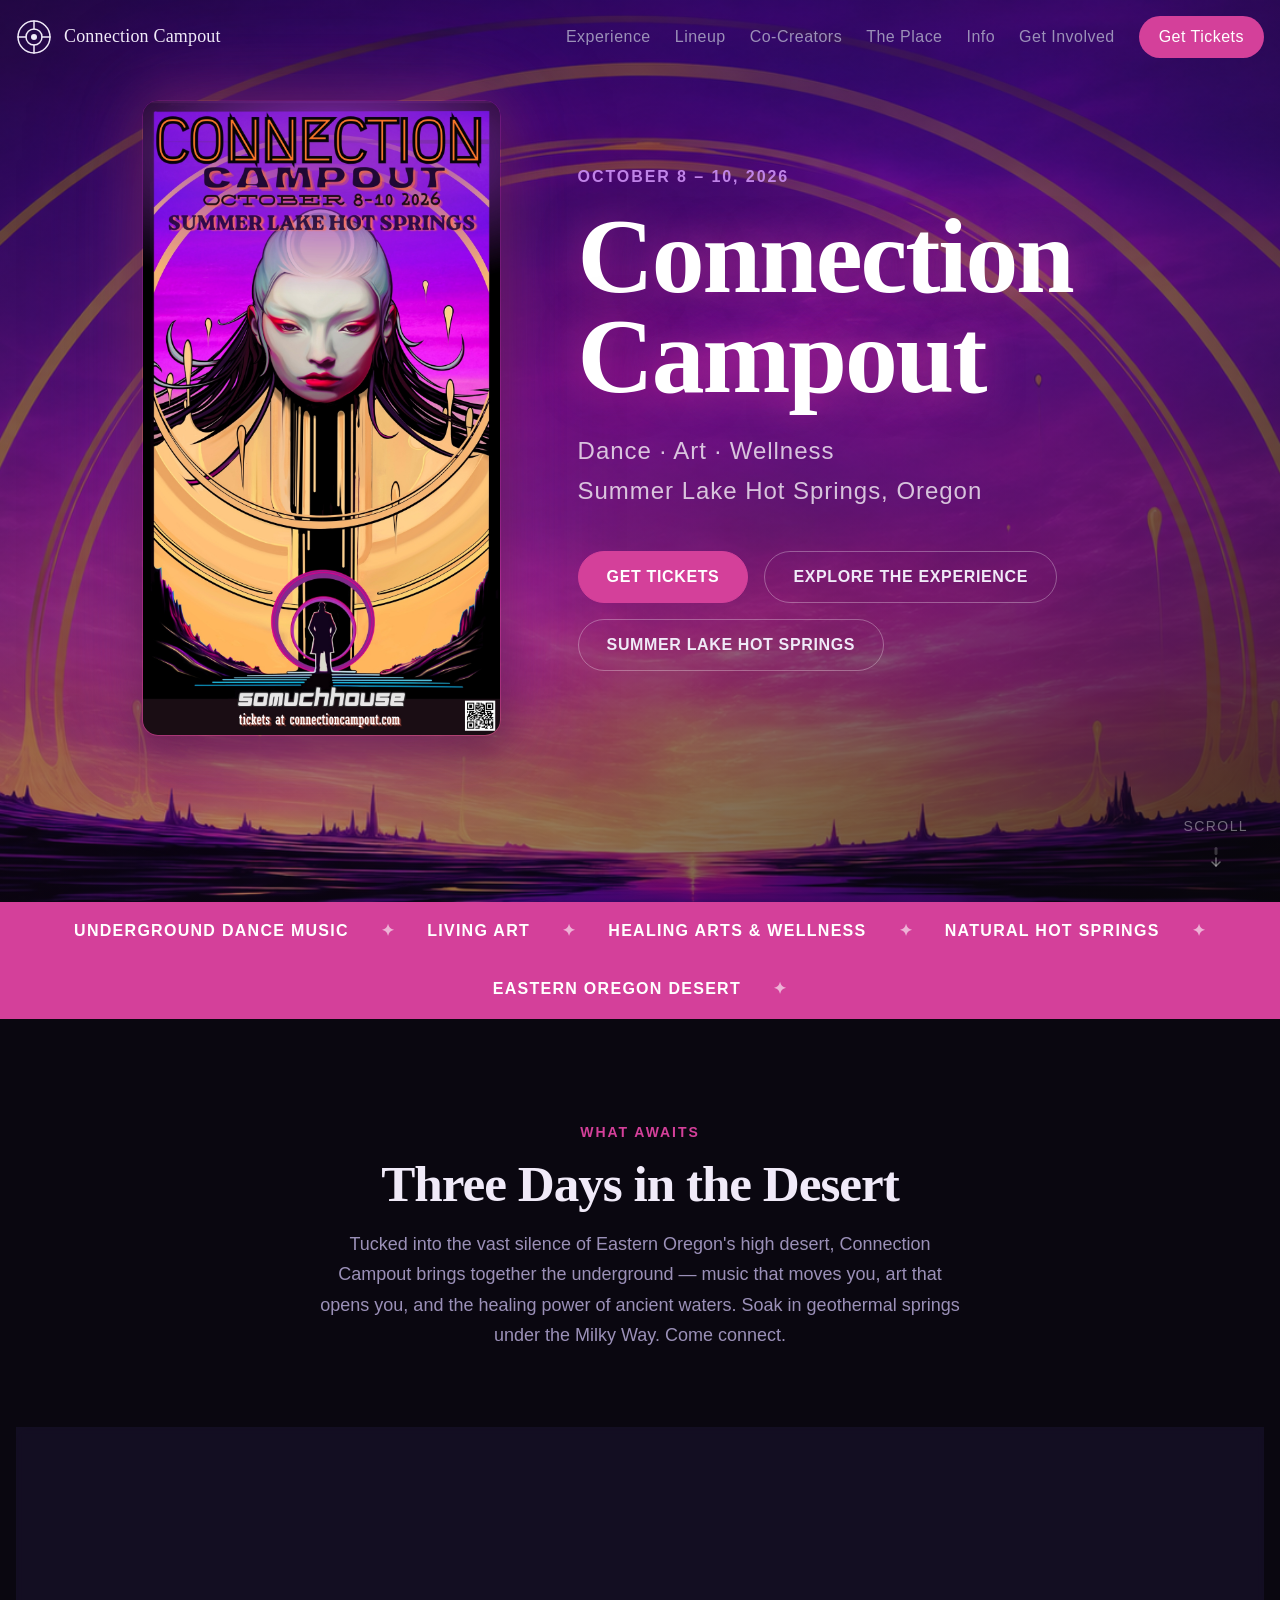
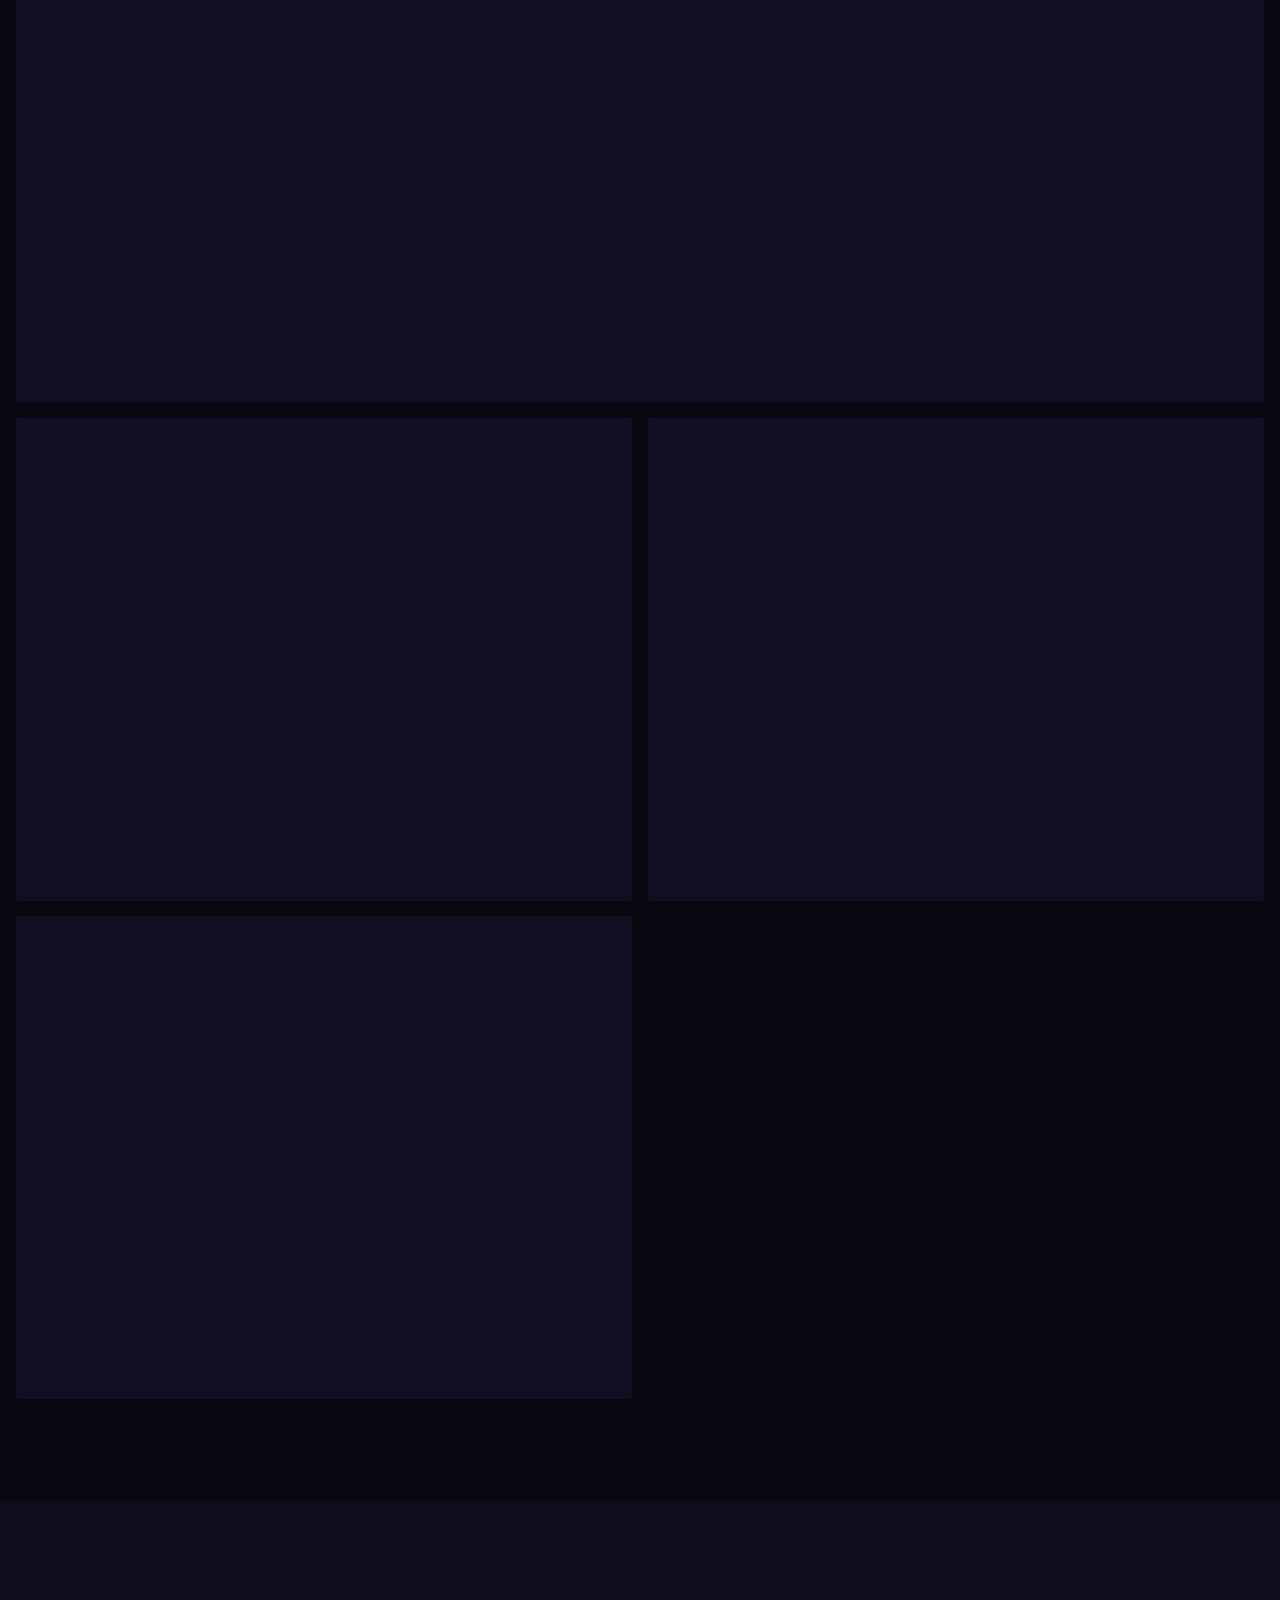
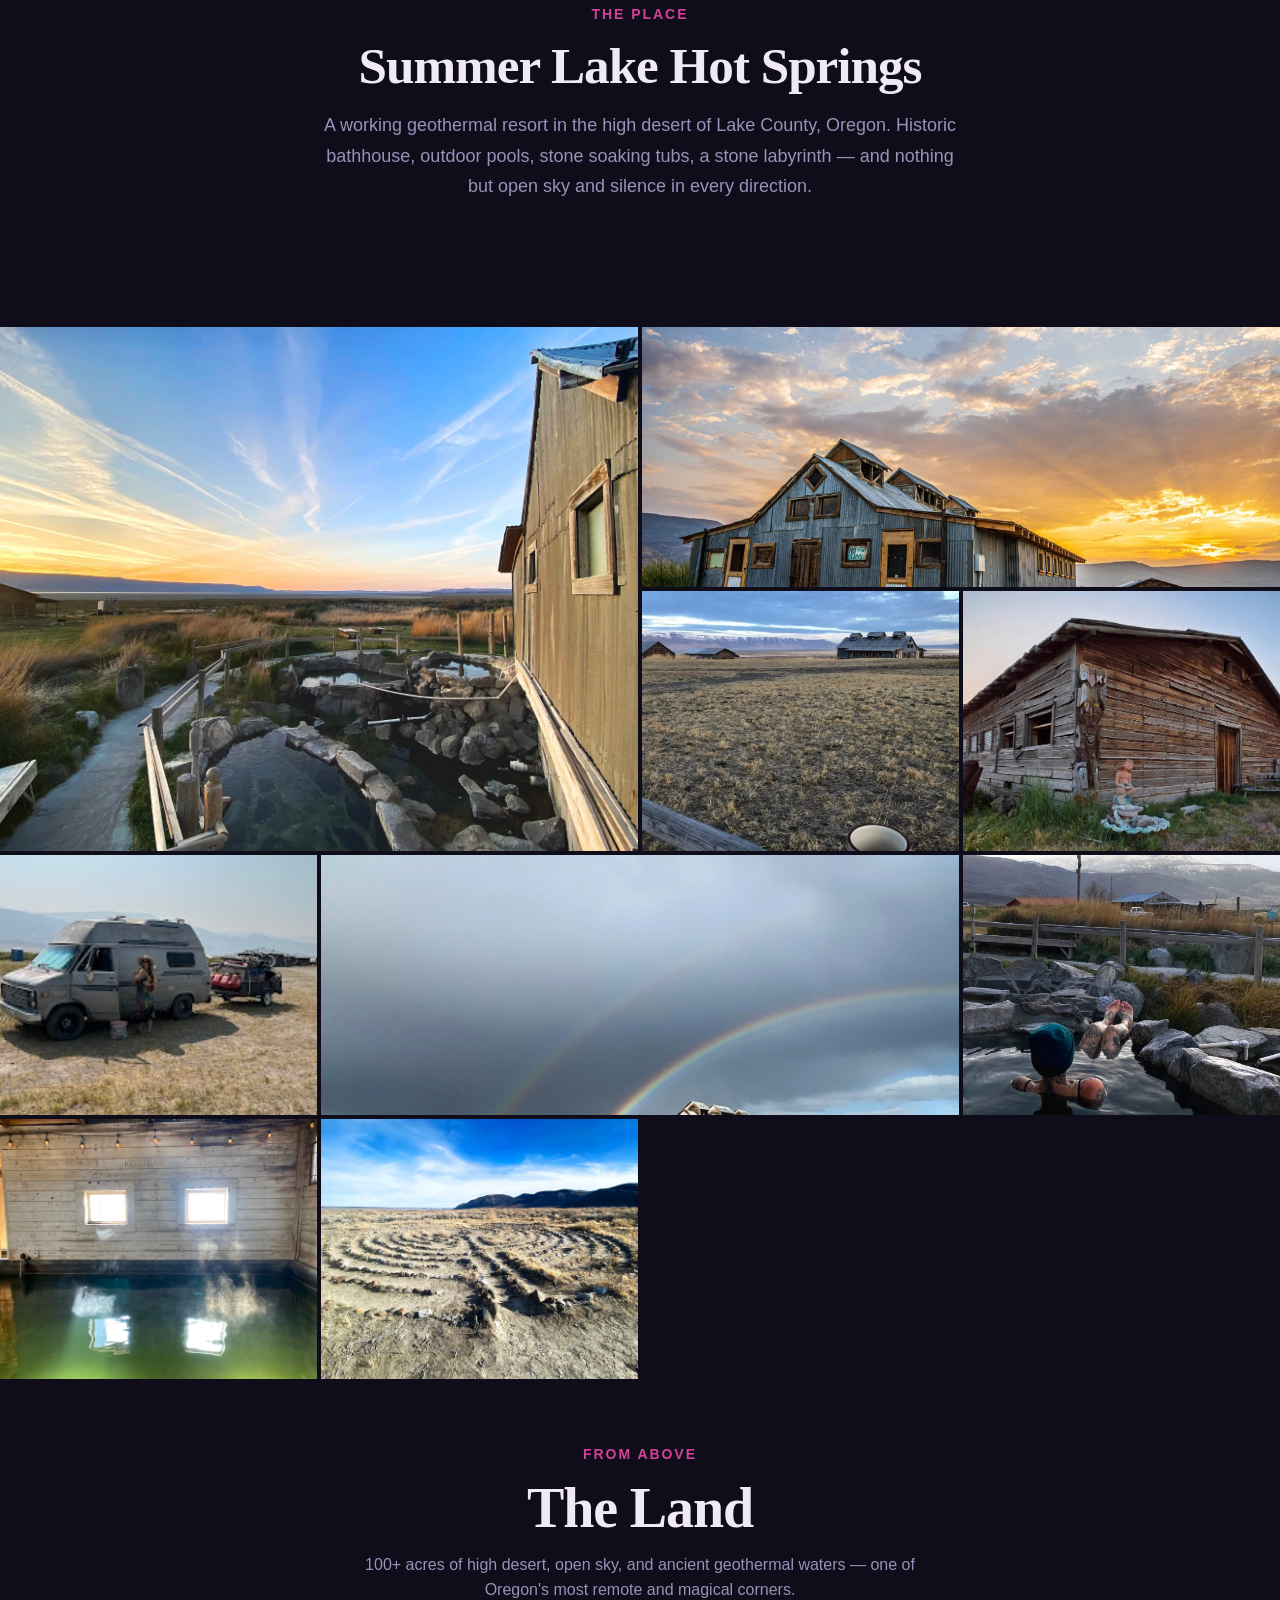
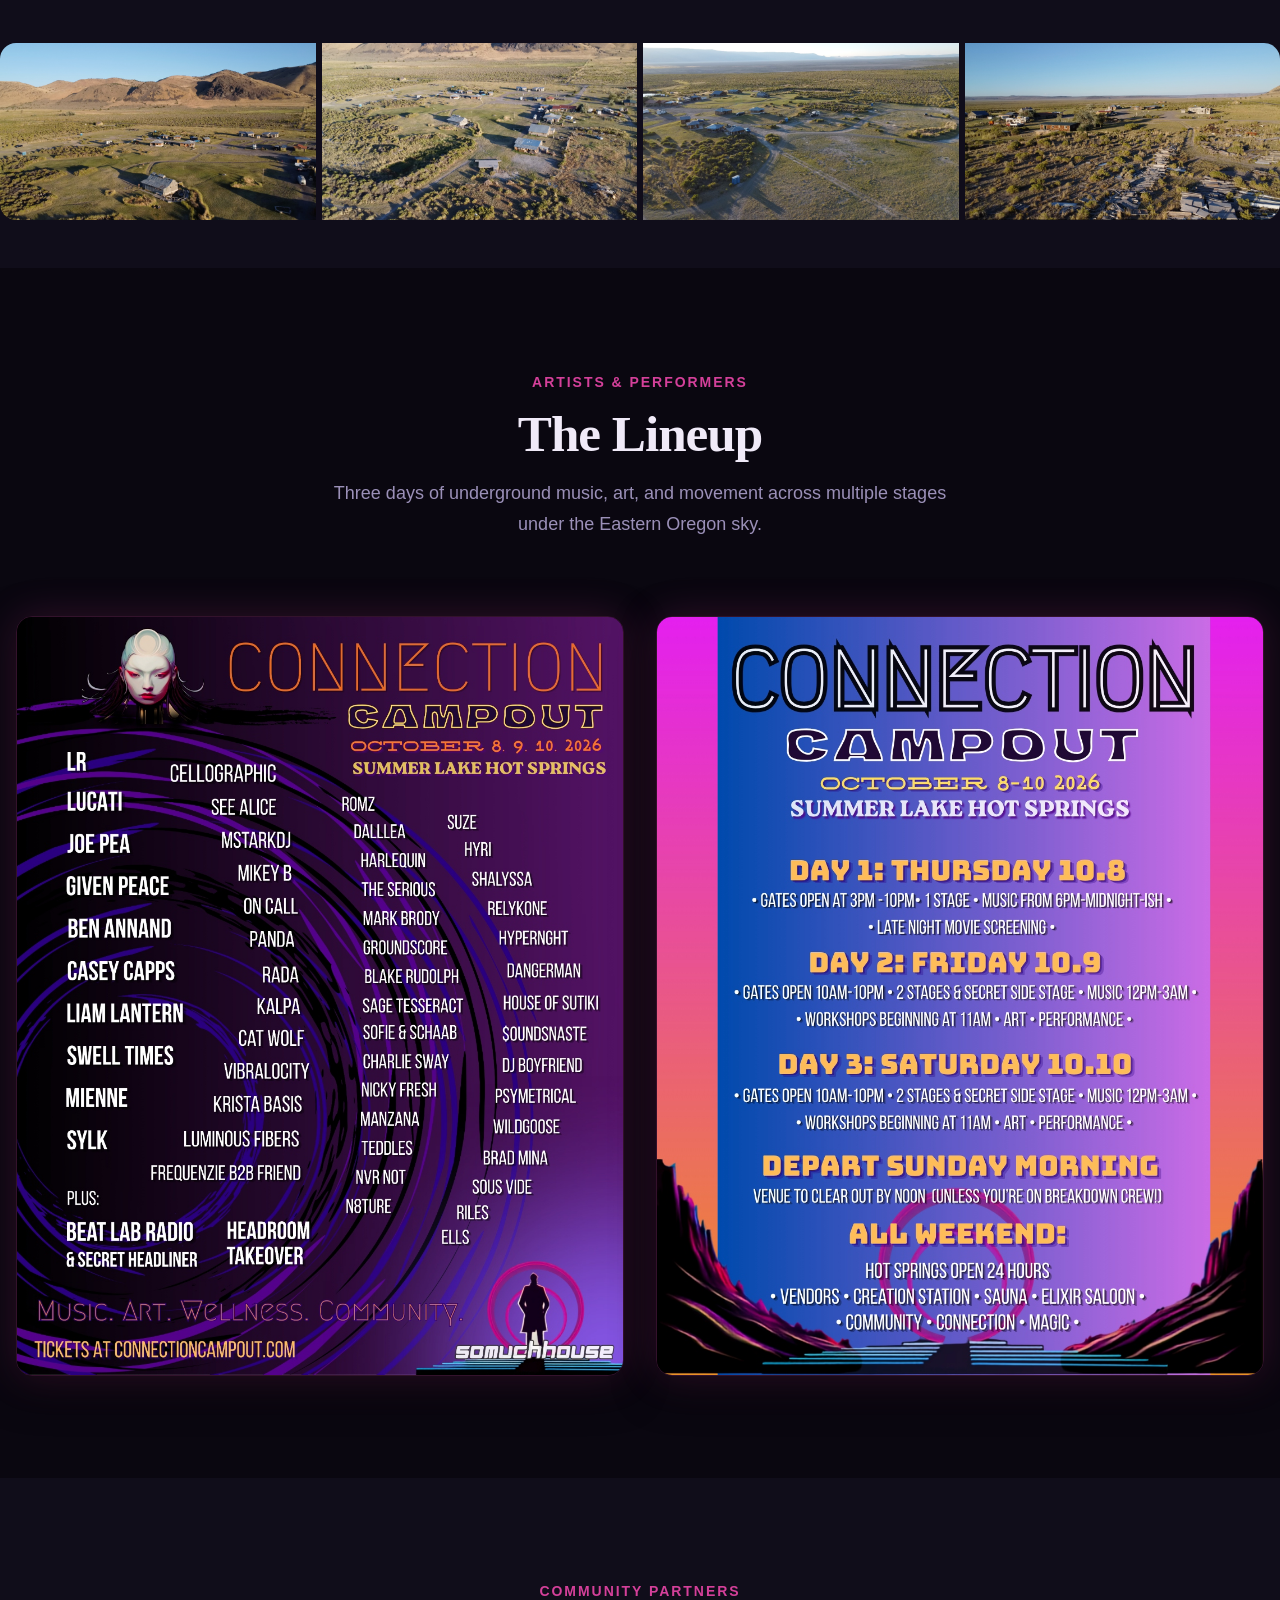
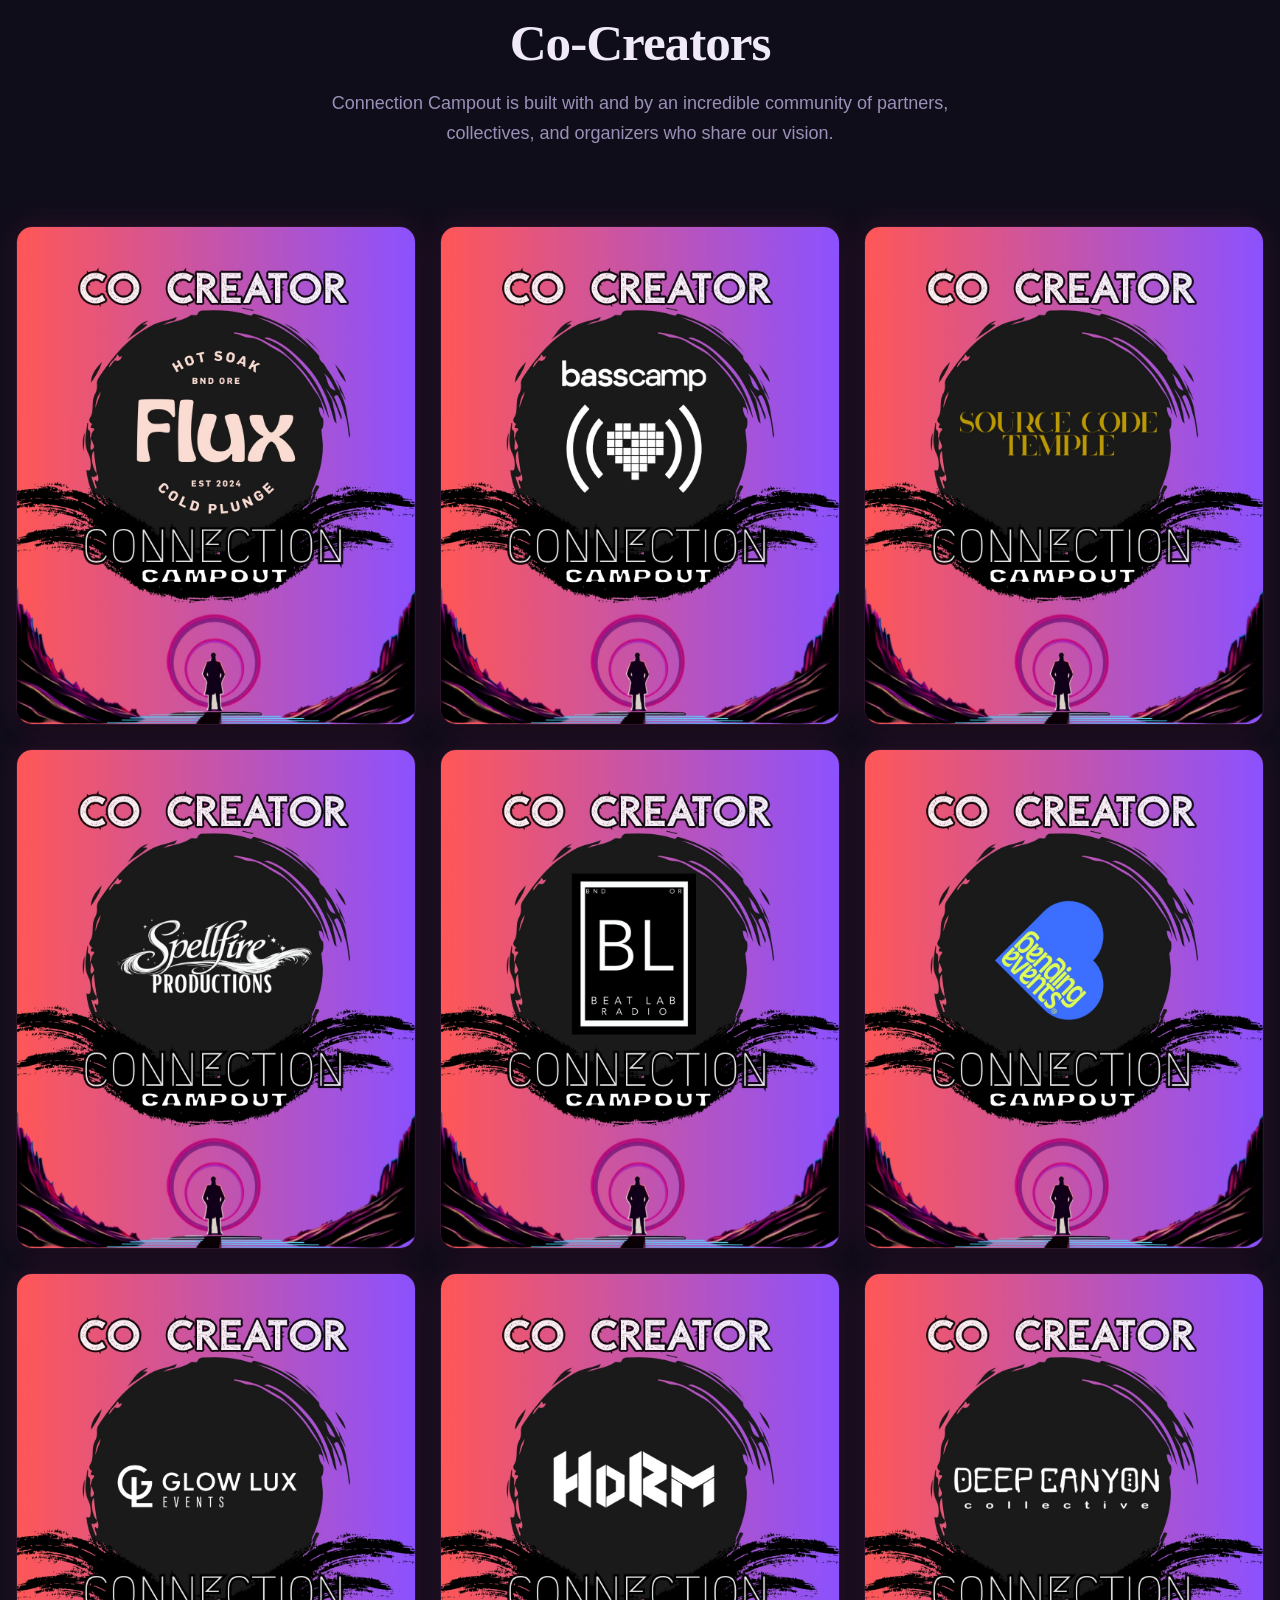
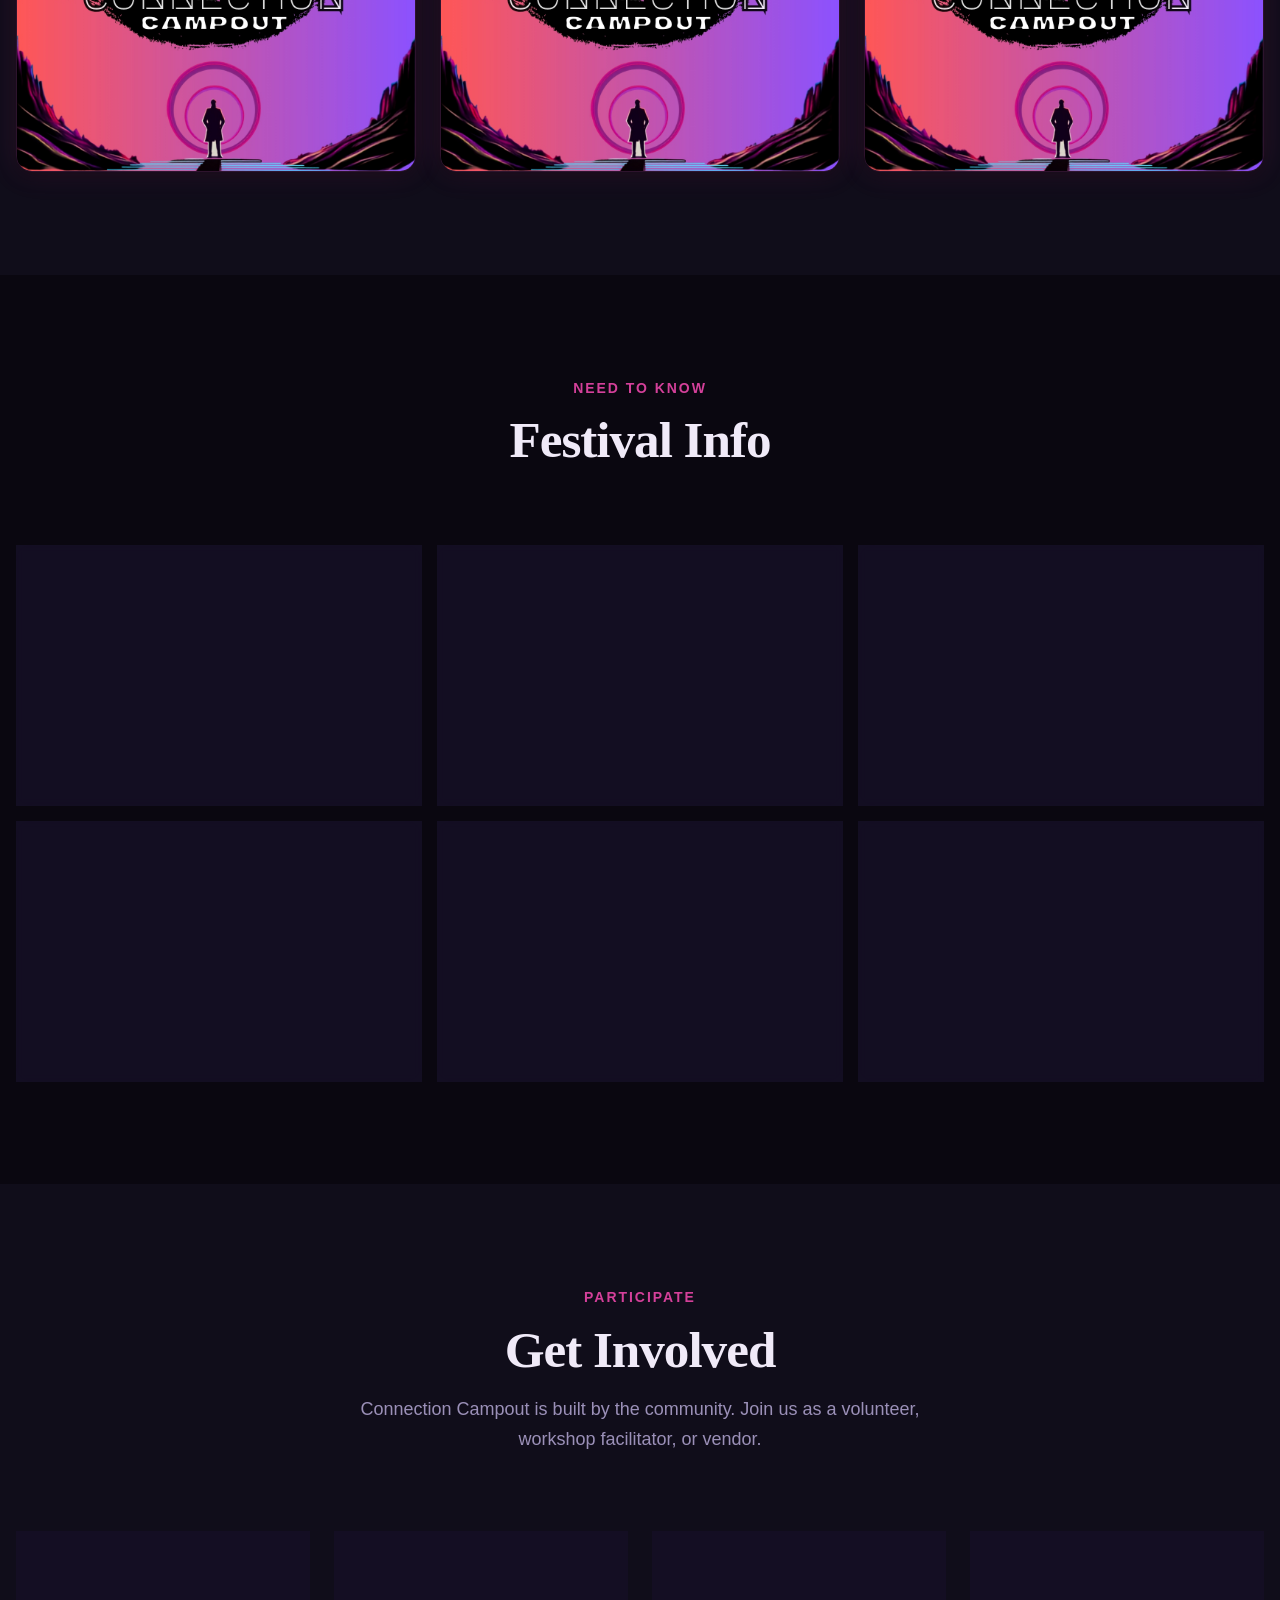
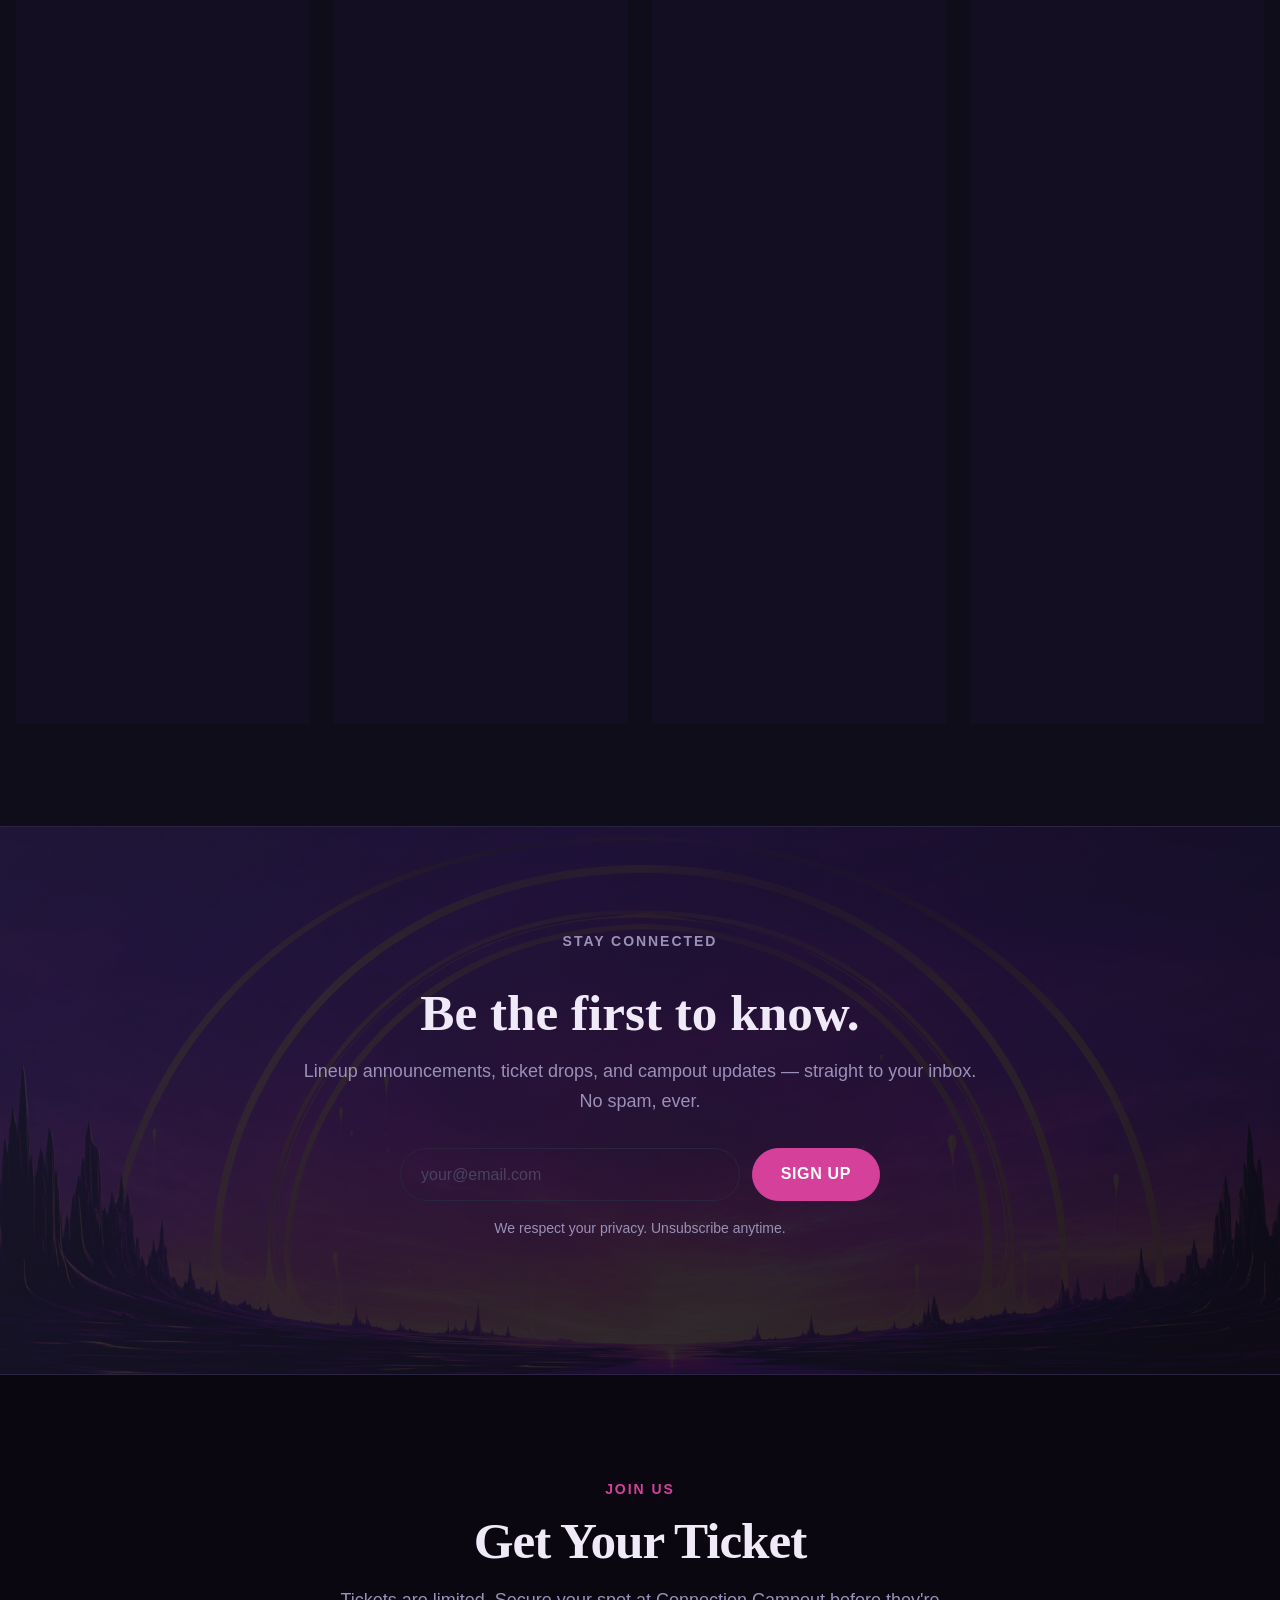
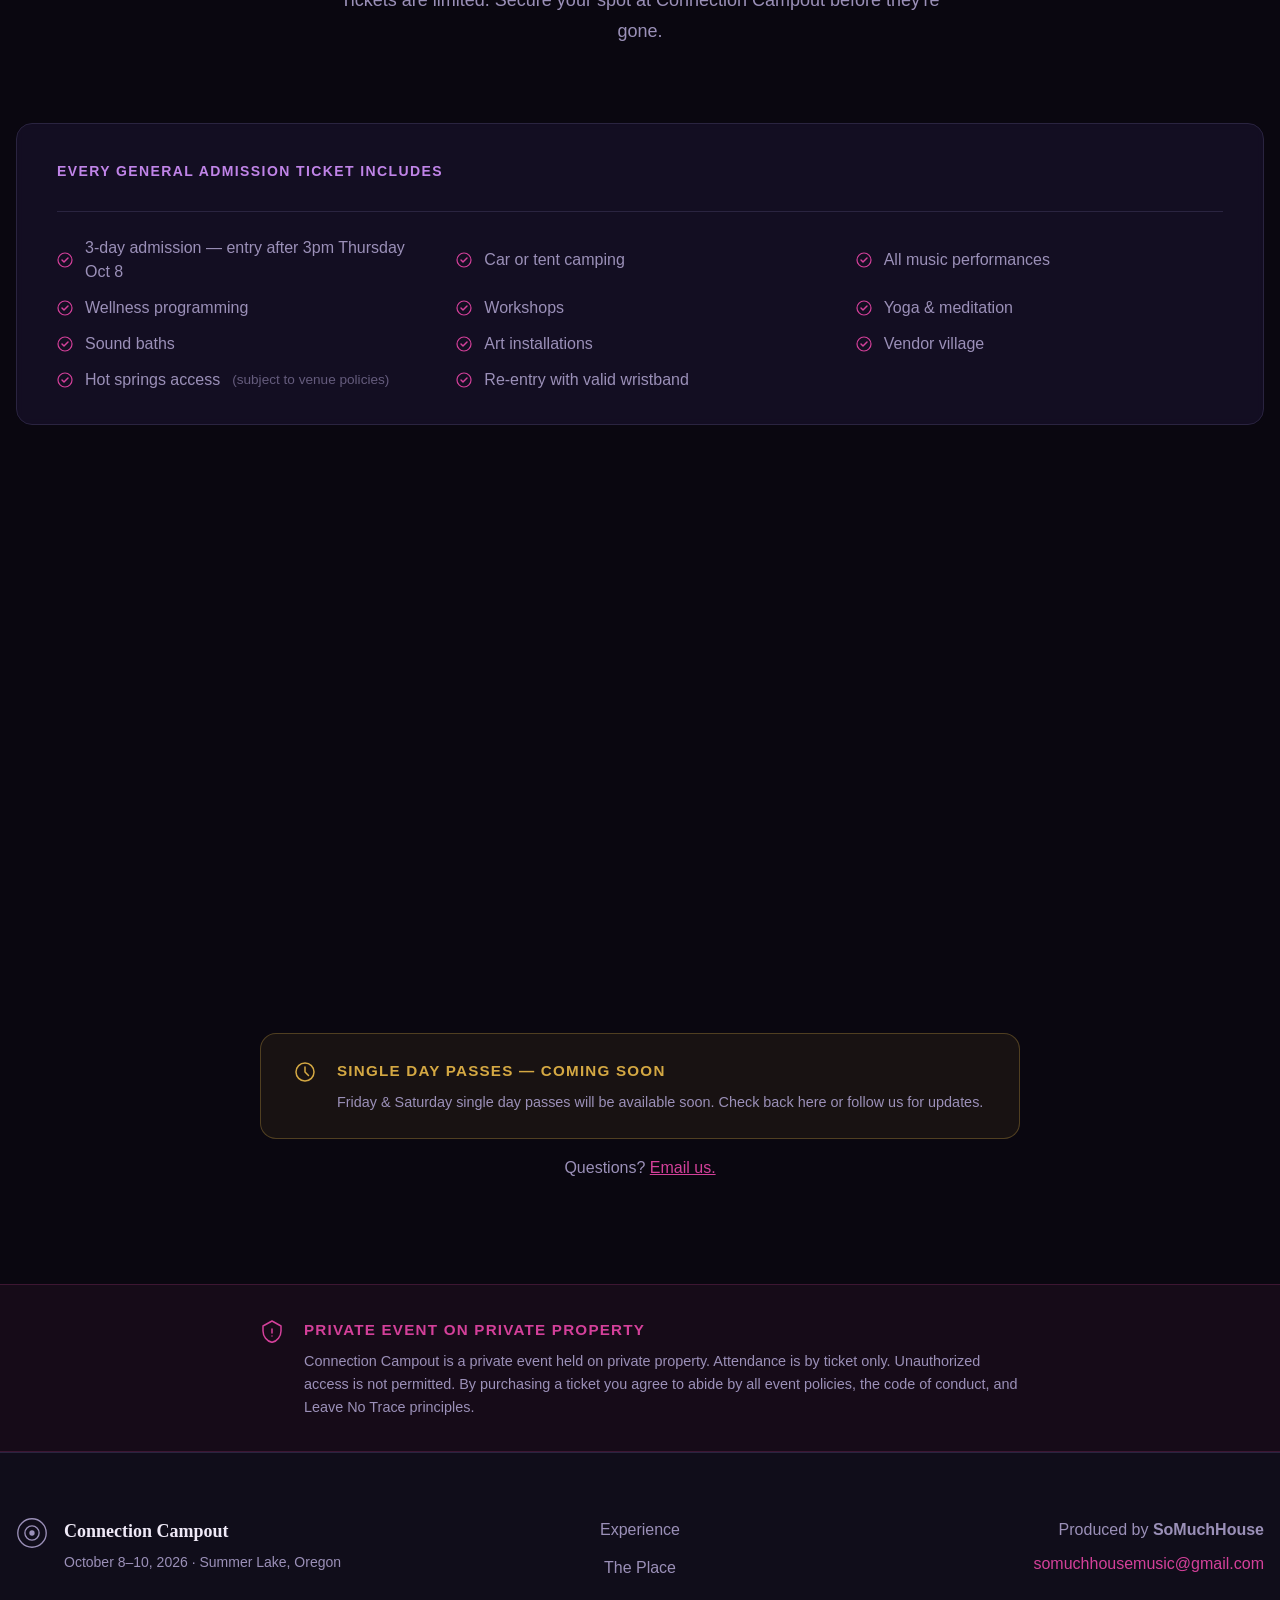
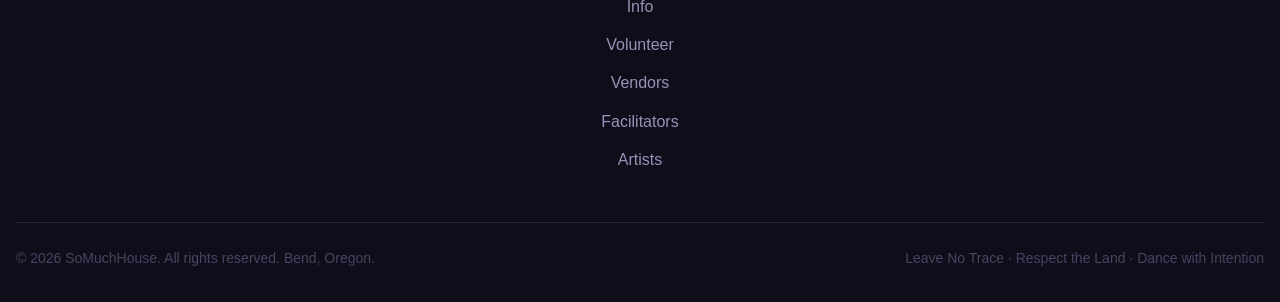
<file: index.html>
<!DOCTYPE html>
<html lang="en" data-theme="dark">
<head>
  <meta charset="UTF-8" />
  <meta name="viewport" content="width=device-width, initial-scale=1.0" />
  <title>Connection Campout 2026 — Dance · Art · Wellness · Summer Lake, Oregon</title>
  <meta name="description" content="Connection Campout is a 3-day festival of underground dance music, art, and wellness at Summer Lake Hot Springs, Eastern Oregon. October 8–10, 2026." />
  <meta property="og:title" content="Connection Campout 2026" />
  <meta property="og:description" content="Dance · Art · Wellness · October 8–10 · Summer Lake Hot Springs, Oregon" />
  <meta property="og:image" content="images/bathhouse_sunset.jpg" />
  <meta property="og:type" content="website" />

  <link href="https://api.fontshare.com/v2/css?f[]=erode@300,400,500,600,700&f[]=satoshi@300,400,500,700&display=swap" rel="stylesheet" />
  <link rel="stylesheet" href="css/style.css" />
</head>
<body>

  <!-- NAV -->
  <header class="nav" id="nav">
    <div class="nav-inner">
      <a href="index.html" class="nav-logo" aria-label="Connection Campout Home">
        <svg width="36" height="36" viewBox="0 0 36 36" fill="none" aria-hidden="true">
          <circle cx="18" cy="18" r="16" stroke="currentColor" stroke-width="1.5"/>
          <circle cx="18" cy="18" r="8" stroke="currentColor" stroke-width="1.5"/>
          <line x1="18" y1="2" x2="18" y2="10" stroke="currentColor" stroke-width="1.5" stroke-linecap="round"/>
          <line x1="18" y1="26" x2="18" y2="34" stroke="currentColor" stroke-width="1.5" stroke-linecap="round"/>
          <line x1="2" y1="18" x2="10" y2="18" stroke="currentColor" stroke-width="1.5" stroke-linecap="round"/>
          <line x1="26" y1="18" x2="34" y2="18" stroke="currentColor" stroke-width="1.5" stroke-linecap="round"/>
          <circle cx="18" cy="18" r="3" fill="currentColor"/>
        </svg>
        <span class="nav-wordmark">Connection Campout</span>
      </a>
      <nav class="nav-links" aria-label="Main navigation">
        <a href="#experience">Experience</a>
        <a href="#lineup">Lineup</a>
        <a href="#cocreators">Co-Creators</a>
        <a href="#gallery">The Place</a>
        <a href="#info">Info</a>
        <a href="#get-involved">Get Involved</a>
        <a href="#tickets" class="nav-cta">Get Tickets</a>
      </nav>
      <button class="nav-hamburger" aria-label="Open menu" id="hamburger">
        <span></span><span></span><span></span>
      </button>
    </div>
  </header>

  <!-- MOBILE MENU -->
  <div class="mobile-menu" id="mobile-menu" aria-hidden="true">
    <button class="mobile-close" id="mobile-close" aria-label="Close menu">✕</button>
    <nav class="mobile-nav-links">
      <a href="#experience" class="mobile-link">Experience</a>
      <a href="#lineup" class="mobile-link">Lineup</a>
      <a href="#cocreators" class="mobile-link">Co-Creators</a>
      <a href="#gallery" class="mobile-link">The Place</a>
      <a href="#info" class="mobile-link">Info</a>
      <a href="#get-involved" class="mobile-link">Get Involved</a>
      <a href="#tickets" class="mobile-link highlight">Get Tickets</a>
    </nav>
  </div>

  <!-- HERO -->
  <section class="hero hero--artwork" id="hero">
    <div class="hero-bg">
      <img src="images/artwork_bg_wide.png" alt="Connection Campout 2026 festival artwork background" class="hero-img" />
      <div class="hero-overlay hero-overlay--artwork"></div>
    </div>
    <div class="hero-content hero-content--artwork">
      <div class="hero-poster-wrap">
        <img src="images/official_artwork.jpg" alt="Connection Campout 2026 official event poster" class="hero-poster" />
      </div>
      <div class="hero-text-wrap">
        <p class="hero-eyebrow">October 8 – 10, 2026</p>
        <h1 class="hero-title">Connection<br/>Campout</h1>
        <p class="hero-sub">Dance · Art · Wellness<br/>Summer Lake Hot Springs, Oregon</p>
        <div class="hero-actions">
          <a href="#tickets" class="btn btn-primary">Get Tickets</a>
          <a href="#experience" class="btn btn-ghost">Explore the Experience</a>
          <a href="https://summerlakehotsprings.squarespace.com/" target="_blank" rel="noopener" class="btn btn-ghost">Summer Lake Hot Springs</a>
        </div>
      </div>
    </div>
    <div class="hero-scroll-hint" aria-hidden="true">
      <span>Scroll</span>
      <svg width="16" height="24" viewBox="0 0 16 24" fill="none"><rect x="6.5" y="1" width="3" height="8" rx="1.5" fill="currentColor" opacity="0.5"/><path d="M8 20L4 16M8 20L12 16" stroke="currentColor" stroke-width="1.5" stroke-linecap="round"/><line x1="8" y1="12" x2="8" y2="20" stroke="currentColor" stroke-width="1.5" stroke-linecap="round"/></svg>
    </div>
  </section>

  <!-- ANNOUNCEMENT BAND -->
  <div class="band">
    <div class="band-inner">
      <span>Underground Dance Music</span>
      <span class="band-dot" aria-hidden="true">✦</span>
      <span>Living Art</span>
      <span class="band-dot" aria-hidden="true">✦</span>
      <span>Healing Arts &amp; Wellness</span>
      <span class="band-dot" aria-hidden="true">✦</span>
      <span>Natural Hot Springs</span>
      <span class="band-dot" aria-hidden="true">✦</span>
      <span>Eastern Oregon Desert</span>
      <span class="band-dot" aria-hidden="true">✦</span>
    </div>
  </div>

  <!-- EXPERIENCE SECTION -->
  <section class="section experience" id="experience">
    <div class="container">
      <div class="section-header">
        <p class="section-label">What Awaits</p>
        <h2 class="section-title">Three Days in the Desert</h2>
        <p class="section-body">Tucked into the vast silence of Eastern Oregon's high desert, Connection Campout brings together the underground — music that moves you, art that opens you, and the healing power of ancient waters. Soak in geothermal springs under the Milky Way. Come connect.</p>
      </div>

      <div class="experience-grid">
        <div class="exp-card exp-card--large">
          <img src="images/bathhouse_sunrise.jpg" alt="Summer Lake Hot Springs bathhouse at sunrise with vivid pink and orange sky" class="exp-card-img" loading="lazy"/>
          <div class="exp-card-body">
            <span class="exp-tag">The Place</span>
            <h3>Summer Lake Hot Springs</h3>
            <p>One of Oregon's most remote and magical landscapes. Ancient geothermal pools, volcanic ridgelines, and skies that go on forever. No light pollution. Pure high desert.</p>
          </div>
        </div>
        <div class="exp-card">
          <img src="images/outdoor_pools.jpg" alt="Outdoor hot spring pool with blue sky and mountains at Summer Lake" class="exp-card-img" loading="lazy"/>
          <div class="exp-card-body">
            <span class="exp-tag">Wellness</span>
            <h3>Soak, Breathe, Restore</h3>
            <p>Natural geothermal pools, morning yoga, breathwork, sound healing, and workshops for the body and mind.</p>
          </div>
        </div>
        <div class="exp-card">
          <img src="images/labyrinth.jpg" alt="Stone labyrinth in the Eastern Oregon desert at Summer Lake" class="exp-card-img" loading="lazy"/>
          <div class="exp-card-body">
            <span class="exp-tag">Art</span>
            <h3>Land &amp; Living Art</h3>
            <p>Monumental installations, interactive light works, and immersive environments woven into the landscape. The desert is the canvas.</p>
          </div>
        </div>
        <div class="exp-card">
          <img src="images/music_subwoofer.png" alt="Subwoofer speaker under the Milky Way in the Eastern Oregon desert" class="exp-card-img" loading="lazy"/>
          <div class="exp-card-body">
            <span class="exp-tag">Music</span>
            <h3>The Underground, Outdoors</h3>
            <p>Deep house, bass, and everything in between — curated for the open sky and the sagebrush plains. Multiple stages from sunset to sunrise.</p>
          </div>
        </div>
      </div>
    </div>
  </section>

  <!-- PHOTO GALLERY -->
  <section class="section gallery-section" id="gallery">
    <div class="container">
      <div class="section-header">
        <p class="section-label">The Place</p>
        <h2 class="section-title">Summer Lake Hot Springs</h2>
        <p class="section-body">A working geothermal resort in the high desert of Lake County, Oregon. Historic bathhouse, outdoor pools, stone soaking tubs, a stone labyrinth — and nothing but open sky and silence in every direction.</p>
      </div>
    </div>

    <!-- Editorial photo grid: ground-level atmosphere -->
    <div class="gallery-grid gallery-grid--editorial">
      <!-- Hero: soaking pools at golden sunset, spans 2 rows -->
      <div class="gallery-item gallery-item--hero">
        <img src="images/venue_pools_sunset.jpg" alt="Outdoor rock soaking pools at Summer Lake Hot Springs at golden sunset" loading="lazy"/>
      </div>
      <!-- Bathhouse at dramatic sunset sky -->
      <div class="gallery-item gallery-item--wide">
        <img src="images/venue_bathhouse_sunset.jpg" alt="The iconic Summer Lake bathhouse against a dramatic golden sunset sky" loading="lazy"/>
      </div>
      <!-- Morning coffee with property view -->
      <div class="gallery-item">
        <img src="images/venue_morning_coffee.jpg" alt="Morning coffee mug with Summer Lake Hot Springs bathhouse and snowy mountains in the distance" loading="lazy"/>
      </div>
      <!-- Old barn with totem at sunset -->
      <div class="gallery-item">
        <img src="images/venue_barn_sunset.jpg" alt="Rustic old barn with totem pole and mermaid statue at Summer Lake at sunset" loading="lazy"/>
      </div>
      <!-- Van camping on the property -->
      <div class="gallery-item">
        <img src="images/venue_vancamp.jpg" alt="Van and camper parked on the Summer Lake Hot Springs property, Oregon desert backdrop" loading="lazy"/>
      </div>
      <!-- Existing gallery shots -->
      <div class="gallery-item gallery-item--wide">
        <img src="images/bathhouse_rainbow.jpg" alt="Double rainbow over the Summer Lake Hot Springs bathhouse" loading="lazy"/>
      </div>
      <div class="gallery-item">
        <img src="images/rock_pools.jpg" alt="Person soaking in a rock pool at Summer Lake Hot Springs with mountain view" loading="lazy"/>
      </div>
      <div class="gallery-item">
        <img src="images/bathhouse_windows.jpg" alt="Steam rising inside the Summer Lake Hot Springs bathhouse" loading="lazy"/>
      </div>
      <div class="gallery-item">
        <img src="images/labyrinth.jpg" alt="Stone labyrinth at Summer Lake Oregon with volcanic mountains" loading="lazy"/>
      </div>
    </div>

    <!-- Aerial drone strip -->
    <div class="aerial-strip">
      <div class="aerial-strip-header">
        <p class="section-label" style="text-align:center;">From Above</p>
        <h3 class="aerial-strip-title">The Land</h3>
        <p class="aerial-strip-body">100+ acres of high desert, open sky, and ancient geothermal waters — one of Oregon's most remote and magical corners.</p>
      </div>
      <div class="aerial-scroll">
        <div class="aerial-item">
          <img src="images/aerial_3.jpg" alt="Aerial drone view of Summer Lake Hot Springs with mountains behind" loading="lazy"/>
        </div>
        <div class="aerial-item">
          <img src="images/aerial_1.jpg" alt="Aerial drone view of Summer Lake Hot Springs property at golden hour" loading="lazy"/>
        </div>
        <div class="aerial-item">
          <img src="images/aerial_2.jpg" alt="Aerial drone view of Summer Lake Hot Springs campground and open desert" loading="lazy"/>
        </div>
        <div class="aerial-item">
          <img src="images/aerial_4.jpg" alt="Aerial drone view of Summer Lake Hot Springs with sagebrush desert" loading="lazy"/>
        </div>
      </div>
    </div>
  </section>

  <!-- LINEUP SECTION -->
  <section class="section lineup-section" id="lineup">
    <div class="container">
      <div class="section-header">
        <p class="section-label">Artists &amp; Performers</p>
        <h2 class="section-title">The Lineup</h2>
        <p class="section-body">Three days of underground music, art, and movement across multiple stages under the Eastern Oregon sky.</p>
      </div>
      <div class="lineup-posters">
        <div class="lineup-poster-wrap">
          <img src="images/lineup.jpg" alt="Connection Campout 2026 full artist lineup poster" loading="lazy" />
        </div>
        <div class="lineup-poster-wrap">
          <img src="images/schedule.jpg" alt="Connection Campout 2026 daily schedule poster" loading="lazy" />
        </div>
      </div>
    </div>
  </section>

  <!-- CO-CREATORS SECTION -->
  <section class="section cocreators-section" id="cocreators">
    <div class="container">
      <div class="section-header">
        <p class="section-label">Community Partners</p>
        <h2 class="section-title">Co-Creators</h2>
        <p class="section-body">Connection Campout is built with and by an incredible community of partners, collectives, and organizers who share our vision.</p>
      </div>
      <div class="cocreators-grid">
        <div class="cocreator-card"><img src="images/cocreator_flux.jpg" alt="Flux — Hot Soak Cold Plunge, Bend Oregon" loading="lazy" /></div>
        <div class="cocreator-card"><img src="images/cocreator_basscamp.jpg" alt="Basscamp" loading="lazy" /></div>
        <div class="cocreator-card"><img src="images/cocreator_sourcecodtemple.jpg" alt="Source Code Temple" loading="lazy" /></div>
        <div class="cocreator-card"><img src="images/cocreator_spellfire.jpg" alt="Spellfire Productions" loading="lazy" /></div>
        <div class="cocreator-card"><img src="images/cocreator_beatlabradio.jpg" alt="Beat Lab Radio" loading="lazy" /></div>
        <div class="cocreator-card"><img src="images/cocreator_bendingevents.jpg" alt="Bending Events" loading="lazy" /></div>
        <div class="cocreator-card"><img src="images/cocreator_glowlux.jpg" alt="Glow Lux Events" loading="lazy" /></div>
        <div class="cocreator-card"><img src="images/cocreator_horm.jpg" alt="HoRm" loading="lazy" /></div>
        <div class="cocreator-card"><img src="images/cocreator_deepcanyon.jpg" alt="Deep Canyon Collective" loading="lazy" /></div>
      </div>
    </div>
  </section>

  <!-- INFO SECTION -->
  <section class="section info-section" id="info">
    <div class="container">
      <div class="section-header">
        <p class="section-label">Need to Know</p>
        <h2 class="section-title">Festival Info</h2>
      </div>
      <div class="info-grid">
        <div class="info-card">
          <div class="info-icon">
            <svg width="28" height="28" viewBox="0 0 28 28" fill="none"><rect x="3" y="5" width="22" height="20" rx="2" stroke="currentColor" stroke-width="1.5"/><line x1="3" y1="11" x2="25" y2="11" stroke="currentColor" stroke-width="1.5"/><line x1="9" y1="2" x2="9" y2="8" stroke="currentColor" stroke-width="1.5" stroke-linecap="round"/><line x1="19" y1="2" x2="19" y2="8" stroke="currentColor" stroke-width="1.5" stroke-linecap="round"/></svg>
          </div>
          <h3>Dates</h3>
          <p>October 8–10, 2026<br/>Gates open Thursday at 3pm<br/>Event closes Sunday at noon</p>
        </div>
        <div class="info-card">
          <div class="info-icon">
            <svg width="28" height="28" viewBox="0 0 28 28" fill="none"><path d="M14 3 C9 3 5 7.5 5 13 C5 19.5 14 25 14 25 C14 25 23 19.5 23 13 C23 7.5 19 3 14 3Z" stroke="currentColor" stroke-width="1.5"/><circle cx="14" cy="13" r="3.5" stroke="currentColor" stroke-width="1.5"/></svg>
          </div>
          <h3>Location</h3>
          <p>Summer Lake Hot Springs<br/>Lake County, Oregon<br/>~2 hrs from Bend · ~3 hrs from Eugene · ~5 hrs from Portland</p>
        </div>
        <div class="info-card">
          <div class="info-icon">
            <svg width="28" height="28" viewBox="0 0 28 28" fill="none"><path d="M6 22 L6 12 L14 4 L22 12 L22 22" stroke="currentColor" stroke-width="1.5" stroke-linejoin="round"/><rect x="10" y="16" width="8" height="6" stroke="currentColor" stroke-width="1.5"/></svg>
          </div>
          <h3>Camping</h3>
          <p>Car camping &amp; tent camping available. Bring warm layers — October desert nights get cold. Limited RV spots.</p>
        </div>
        <div class="info-card">
          <div class="info-icon">
            <svg width="28" height="28" viewBox="0 0 28 28" fill="none"><circle cx="14" cy="14" r="10" stroke="currentColor" stroke-width="1.5"/><path d="M14 9 L14 15 L18 15" stroke="currentColor" stroke-width="1.5" stroke-linecap="round" stroke-linejoin="round"/></svg>
          </div>
          <h3>Ages</h3>
          <p>18+ event. Valid ID required for entry. All-gender spaces. Leave No Trace principles apply.</p>
        </div>
        <div class="info-card">
          <div class="info-icon">
            <svg width="28" height="28" viewBox="0 0 28 28" fill="none"><path d="M5 14 C5 9 9 5 14 5 C19 5 23 9 23 14" stroke="currentColor" stroke-width="1.5" stroke-linecap="round"/><path d="M5 14 C5 19 9 23 14 23 C19 23 23 19 23 14" stroke="currentColor" stroke-width="1.5" stroke-linecap="round" stroke-dasharray="2 3"/></svg>
          </div>
          <h3>Sustainability</h3>
          <p>Zero-waste initiative. Bring reusable cups and plates. Carpool encouraged — remote location requires planning. Leave No Trace principles apply.</p>
        </div>
        <div class="info-card">
          <div class="info-icon">
            <svg width="28" height="28" viewBox="0 0 28 28" fill="none"><path d="M14 4 L17 10 L24 11 L19 16 L20 23 L14 20 L8 23 L9 16 L4 11 L11 10 Z" stroke="currentColor" stroke-width="1.5" stroke-linejoin="round"/></svg>
          </div>
          <h3>What to Expect</h3>
          <p>A small, intentional gathering and co-creation effort. Deep connections, transformative moments, and dancing under one of Oregon's darkest skies.</p>
        </div>
      </div>
    </div>
  </section>

  <!-- GET INVOLVED SECTION -->
  <section class="section get-involved" id="get-involved">
    <div class="container">
      <div class="section-header">
        <p class="section-label">Participate</p>
        <h2 class="section-title">Get Involved</h2>
        <p class="section-body">Connection Campout is built by the community. Join us as a volunteer, workshop facilitator, or vendor.</p>
      </div>
      <div class="involve-grid involve-grid--4">
        <div class="involve-card involve-card--img">
          <div class="involve-card-img">
            <img src="images/involve_volunteer.jpg" alt="Get Involved: Volunteer at Connection Campout" />
          </div>
          <div class="involve-card-body">
            <div class="involve-number">01</div>
            <h3>Volunteer</h3>
            <p>Join the crew that makes the magic happen. Volunteers receive complimentary admission in exchange for shifts. Gate, setup, art support, and more.</p>
            <button class="btn btn-outline" disabled style="opacity:0.4;cursor:not-allowed;">Applications Closed</button>
          </div>
        </div>
        <div class="involve-card involve-card--img">
          <div class="involve-card-img">
            <img src="images/involve_workshop.jpg" alt="Get Involved: Workshops at Connection Campout" />
          </div>
          <div class="involve-card-body">
            <div class="involve-number">02</div>
            <h3>Workshop Facilitator</h3>
            <p>Lead a workshop, healing session, movement class, or ceremony. We welcome teachers, healers, and practitioners who align with our values.</p>
            <button class="btn btn-outline" disabled style="opacity:0.4;cursor:not-allowed;">Applications Closed</button>
          </div>
        </div>
        <div class="involve-card involve-card--img">
          <div class="involve-card-img">
            <img src="images/involve_vendor.jpg" alt="Get Involved: Vendor at Connection Campout" />
          </div>
          <div class="involve-card-body">
            <div class="involve-number">03</div>
            <h3>Vendors</h3>
            <p>Artisan food, handmade goods, healing services. We curate a small marketplace of quality vendors who align with the spirit of Connection Campout.</p>
            <button class="btn btn-outline" disabled style="opacity:0.4;cursor:not-allowed;">Applications Closed</button>
          </div>
        </div>
        <div class="involve-card involve-card--img">
          <div class="involve-card-img">
            <img src="images/involve_artist.jpg" alt="Get Involved: Artist &amp; Performer at Connection Campout" />
          </div>
          <div class="involve-card-body">
            <div class="involve-number">04</div>
            <h3>Artists &amp; Performers</h3>
            <p>Visual artists, installation builders, performance artists — pitch your concept. We have dedicated space and a small production budget.</p>
            <button class="btn btn-outline" disabled style="opacity:0.4;cursor:not-allowed;">Applications Closed</button>
          </div>
        </div>
      </div>
    </div>
  </section>

  <!-- EMAIL SIGNUP -->
  <section class="section signup-section" id="signup">
    <div class="container narrow">
      <div class="signup-inner">
        <p class="section-label">Stay Connected</p>
        <h2>Be the first to know.</h2>
        <p>Lineup announcements, ticket drops, and campout updates — straight to your inbox. No spam, ever.</p>
        <form class="signup-form" action="#" method="post" id="signup-form">
          <input type="email" name="email" placeholder="your@email.com" required aria-label="Email address" class="signup-input" />
          <button type="submit" class="btn btn-primary">Sign Up</button>
        </form>
        <p class="signup-fine">We respect your privacy. Unsubscribe anytime.</p>
      </div>
    </div>
  </section>

  <!-- TICKETS SECTION -->
  <section class="section tickets-section" id="tickets">
    <div class="container">
      <div class="section-header">
        <p class="section-label">Join Us</p>
        <h2 class="section-title">Get Your Ticket</h2>
        <p class="section-body">Tickets are limited. Secure your spot at Connection Campout before they're gone.</p>
      </div>

      <!-- WHAT'S INCLUDED BANNER -->
      <div class="ticket-includes-banner">
        <div class="ticket-includes-banner-header">
          <span class="exp-tag" style="font-size: var(--text-xs);">Every General Admission Ticket Includes</span>
        </div>
        <ul class="ticket-includes-all">
          <li>
            <svg width="16" height="16" viewBox="0 0 16 16" fill="none"><circle cx="8" cy="8" r="7" stroke="currentColor" stroke-width="1.2"/><path d="M5 8l2 2 4-4" stroke="currentColor" stroke-width="1.5" stroke-linecap="round" stroke-linejoin="round"/></svg>
            3-day admission — entry after 3pm Thursday Oct 8
          </li>
          <li>
            <svg width="16" height="16" viewBox="0 0 16 16" fill="none"><circle cx="8" cy="8" r="7" stroke="currentColor" stroke-width="1.2"/><path d="M5 8l2 2 4-4" stroke="currentColor" stroke-width="1.5" stroke-linecap="round" stroke-linejoin="round"/></svg>
            Car or tent camping
          </li>
          <li>
            <svg width="16" height="16" viewBox="0 0 16 16" fill="none"><circle cx="8" cy="8" r="7" stroke="currentColor" stroke-width="1.2"/><path d="M5 8l2 2 4-4" stroke="currentColor" stroke-width="1.5" stroke-linecap="round" stroke-linejoin="round"/></svg>
            All music performances
          </li>
          <li>
            <svg width="16" height="16" viewBox="0 0 16 16" fill="none"><circle cx="8" cy="8" r="7" stroke="currentColor" stroke-width="1.2"/><path d="M5 8l2 2 4-4" stroke="currentColor" stroke-width="1.5" stroke-linecap="round" stroke-linejoin="round"/></svg>
            Wellness programming
          </li>
          <li>
            <svg width="16" height="16" viewBox="0 0 16 16" fill="none"><circle cx="8" cy="8" r="7" stroke="currentColor" stroke-width="1.2"/><path d="M5 8l2 2 4-4" stroke="currentColor" stroke-width="1.5" stroke-linecap="round" stroke-linejoin="round"/></svg>
            Workshops
          </li>
          <li>
            <svg width="16" height="16" viewBox="0 0 16 16" fill="none"><circle cx="8" cy="8" r="7" stroke="currentColor" stroke-width="1.2"/><path d="M5 8l2 2 4-4" stroke="currentColor" stroke-width="1.5" stroke-linecap="round" stroke-linejoin="round"/></svg>
            Yoga &amp; meditation
          </li>
          <li>
            <svg width="16" height="16" viewBox="0 0 16 16" fill="none"><circle cx="8" cy="8" r="7" stroke="currentColor" stroke-width="1.2"/><path d="M5 8l2 2 4-4" stroke="currentColor" stroke-width="1.5" stroke-linecap="round" stroke-linejoin="round"/></svg>
            Sound baths
          </li>
          <li>
            <svg width="16" height="16" viewBox="0 0 16 16" fill="none"><circle cx="8" cy="8" r="7" stroke="currentColor" stroke-width="1.2"/><path d="M5 8l2 2 4-4" stroke="currentColor" stroke-width="1.5" stroke-linecap="round" stroke-linejoin="round"/></svg>
            Art installations
          </li>
          <li>
            <svg width="16" height="16" viewBox="0 0 16 16" fill="none"><circle cx="8" cy="8" r="7" stroke="currentColor" stroke-width="1.2"/><path d="M5 8l2 2 4-4" stroke="currentColor" stroke-width="1.5" stroke-linecap="round" stroke-linejoin="round"/></svg>
            Vendor village
          </li>
          <li>
            <svg width="16" height="16" viewBox="0 0 16 16" fill="none"><circle cx="8" cy="8" r="7" stroke="currentColor" stroke-width="1.2"/><path d="M5 8l2 2 4-4" stroke="currentColor" stroke-width="1.5" stroke-linecap="round" stroke-linejoin="round"/></svg>
            Hot springs access <span style="opacity:0.6; font-size:0.85em;">(subject to venue policies)</span>
          </li>
          <li>
            <svg width="16" height="16" viewBox="0 0 16 16" fill="none"><circle cx="8" cy="8" r="7" stroke="currentColor" stroke-width="1.2"/><path d="M5 8l2 2 4-4" stroke="currentColor" stroke-width="1.5" stroke-linecap="round" stroke-linejoin="round"/></svg>
            Re-entry with valid wristband
          </li>
        </ul>
      </div>

      <div class="tickets-grid">
        <div class="ticket-card ticket-card--featured">
          <div class="ticket-badge">General Admission</div>
          <div class="ticket-tier">GA — 3-Day Weekend Pass</div>
          <div class="ticket-price">$230</div>
          <div class="ticket-desc">Full weekend access to Connection Campout — all three days of music, art, wellness, and hot springs.</div>
          <ul class="ticket-includes">
            <li>All GA inclusions above</li>
            <li>Car or tent camping</li>
            <li>3-day / 3-night access</li>
          </ul>
          <a href="https://mixloevents.com/checkout/03683b9f-2c5d-471f-b1ff-ce1fc54cd734" target="_blank" rel="noopener" class="btn btn-primary ticket-btn">Get Tickets</a>
          <p class="ticket-note">Secure your spot now</p>
        </div>
        <div class="ticket-card">
          <div class="ticket-tier">RV Spot — Without Hookups</div>
          <div class="ticket-price">RV Spots</div>
          <div class="ticket-desc">Bring your rig and camp on-site at Summer Lake Hot Springs. GA ticket purchased separately. An RV pass is required for any vehicle over 20 feet.</div>
          <ul class="ticket-includes">
            <li>No hookups — dry camping only</li>
            <li>On-site at Summer Lake Hot Springs</li>
            <li>Full weekend access</li>
            <li>RV pass required for vehicles over 20'</li>
          </ul>
          <a href="https://mixloevents.com/checkout/03683b9f-2c5d-471f-b1ff-ce1fc54cd734" target="_blank" rel="noopener" class="btn btn-primary ticket-btn">Book RV Spot</a>
          <p class="ticket-note">GA ticket purchased separately</p>
        </div>
      </div>
      <div class="day-passes-notice">
        <div class="day-passes-notice-icon">
          <svg width="24" height="24" viewBox="0 0 24 24" fill="none"><circle cx="12" cy="12" r="9" stroke="currentColor" stroke-width="1.5"/><path d="M12 7v5l3.5 3.5" stroke="currentColor" stroke-width="1.5" stroke-linecap="round" stroke-linejoin="round"/></svg>
        </div>
        <div class="day-passes-notice-text">
          <strong>Single Day Passes — Coming Soon</strong>
          <p>Friday &amp; Saturday single day passes will be available soon. Check back here or follow us for updates.</p>
        </div>
      </div>
      <p class="tickets-note">Questions? <a href="mailto:somuchhousemusic@gmail.com">Email us.</a></p>
    </div>
  </section>


  <!-- PRIVATE EVENT NOTICE -->
  <section class="private-notice-section">
    <div class="container">
      <div class="private-notice">
        <div class="private-notice-icon">
          <svg width="24" height="24" viewBox="0 0 24 24" fill="none"><path d="M12 2L3 7v5c0 5.25 3.75 10.15 9 11.35C17.25 22.15 21 17.25 21 12V7L12 2z" stroke="currentColor" stroke-width="1.5" stroke-linejoin="round"/><line x1="12" y1="10" x2="12" y2="14" stroke="currentColor" stroke-width="1.5" stroke-linecap="round"/><circle cx="12" cy="17" r="0.75" fill="currentColor"/></svg>
        </div>
        <div class="private-notice-text">
          <strong>Private Event on Private Property</strong>
          <p>Connection Campout is a private event held on private property. Attendance is by ticket only. Unauthorized access is not permitted. By purchasing a ticket you agree to abide by all event policies, the code of conduct, and Leave No Trace principles.</p>
        </div>
      </div>
    </div>
  </section>

  <!-- FOOTER -->
  <footer class="footer">
    <div class="container">
      <div class="footer-inner">
        <div class="footer-brand">
          <svg width="32" height="32" viewBox="0 0 36 36" fill="none" aria-hidden="true">
            <circle cx="18" cy="18" r="16" stroke="currentColor" stroke-width="1.5"/>
            <circle cx="18" cy="18" r="8" stroke="currentColor" stroke-width="1.5"/>
            <circle cx="18" cy="18" r="3" fill="currentColor"/>
          </svg>
          <div>
            <p class="footer-name">Connection Campout</p>
            <p class="footer-tagline">October 8–10, 2026 · Summer Lake, Oregon</p>
          </div>
        </div>
        <nav class="footer-nav" aria-label="Footer navigation">
          <a href="#experience">Experience</a>
          <a href="#gallery">The Place</a>
          <a href="#info">Info</a>
          <a href="https://forms.gle/FAuTZyU9rNmxo1Rw6" target="_blank" rel="noopener">Volunteer</a>
          <a href="https://forms.gle/FANZG1S6dTWk2NYN6" target="_blank" rel="noopener">Vendors</a>
          <a href="https://forms.gle/PNgAi75QZ1zU8KFH9" target="_blank" rel="noopener">Facilitators</a>
          <a href="artist.html">Artists</a>
        </nav>
        <div class="footer-contact">
          <p>Produced by <strong>SoMuchHouse</strong></p>
          <a href="mailto:somuchhousemusic@gmail.com">somuchhousemusic@gmail.com</a>
        </div>
      </div>
      <div class="footer-bottom">
        <p>&copy; 2026 SoMuchHouse. All rights reserved. Bend, Oregon.</p>
        <p>Leave No Trace · Respect the Land · Dance with Intention</p>
      </div>
    </div>
  </footer>

  <script src="js/main.js"></script>
</body>
</html>
</file>
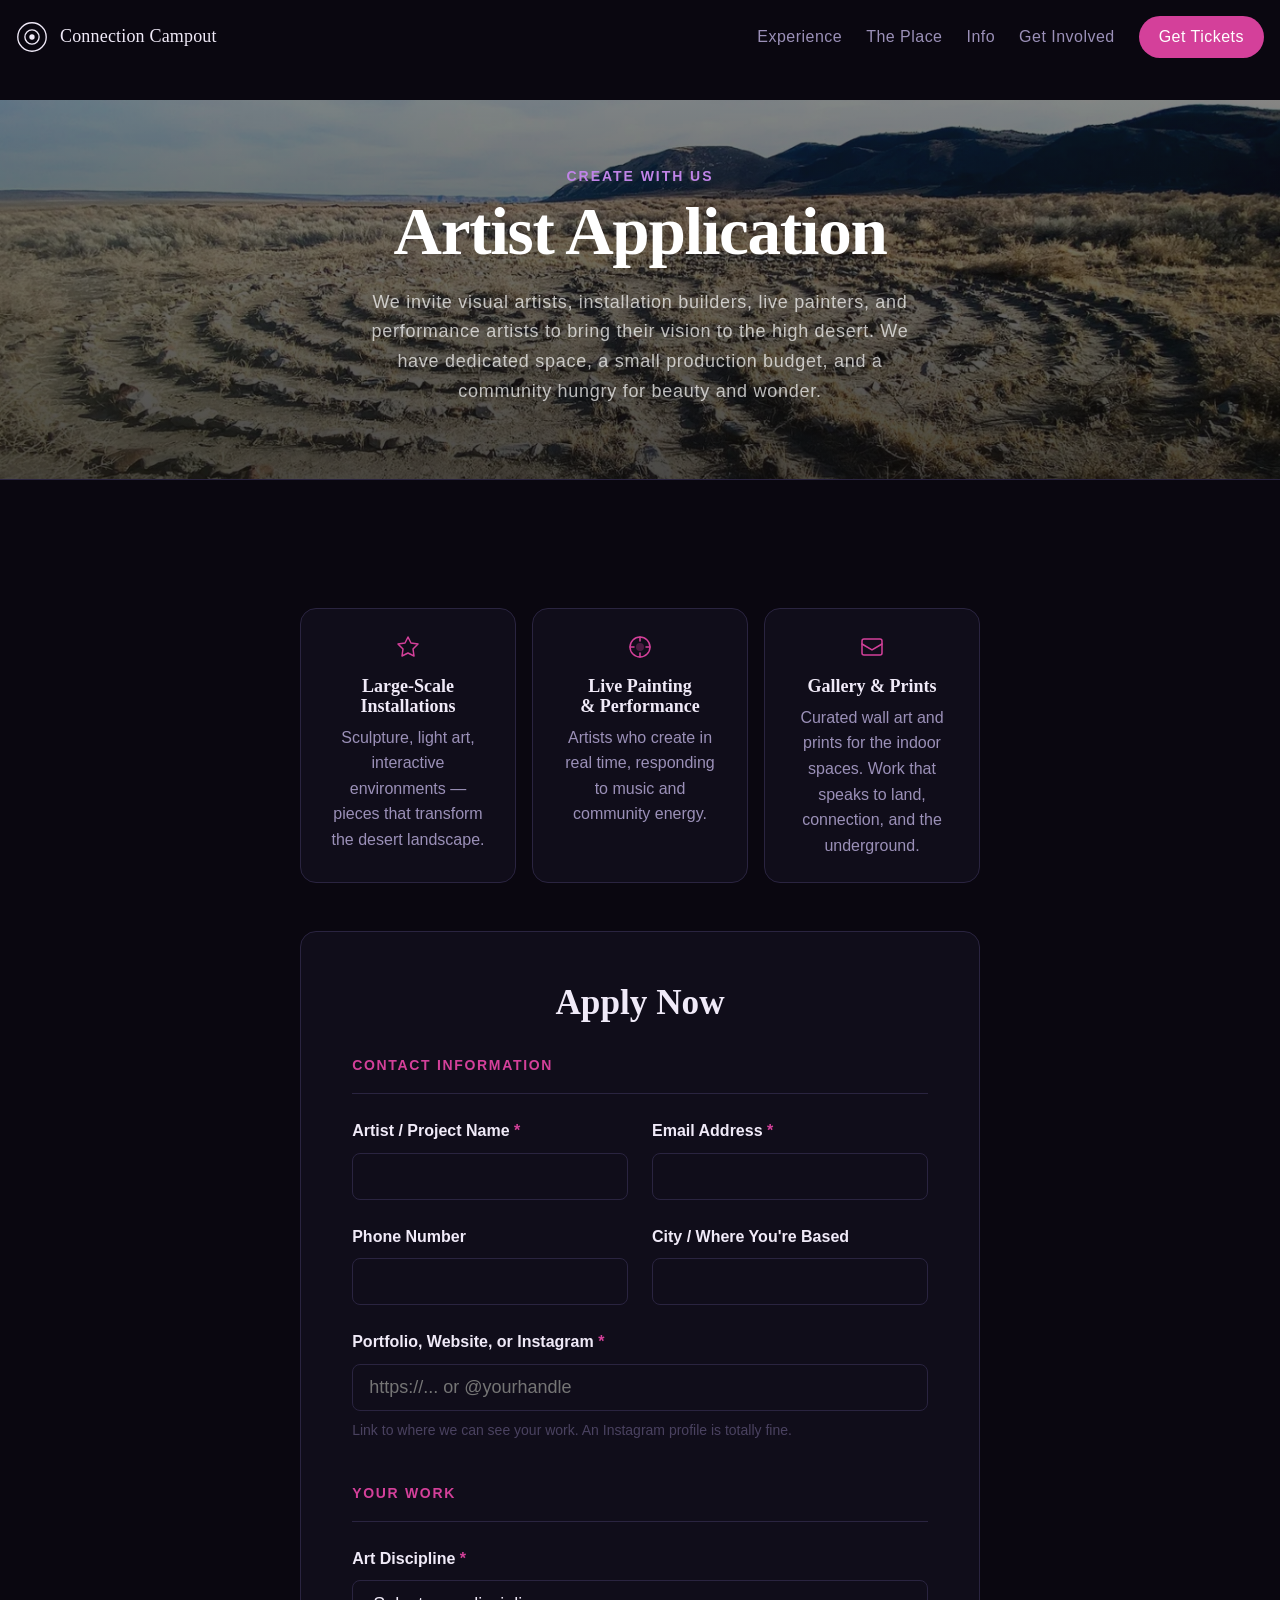
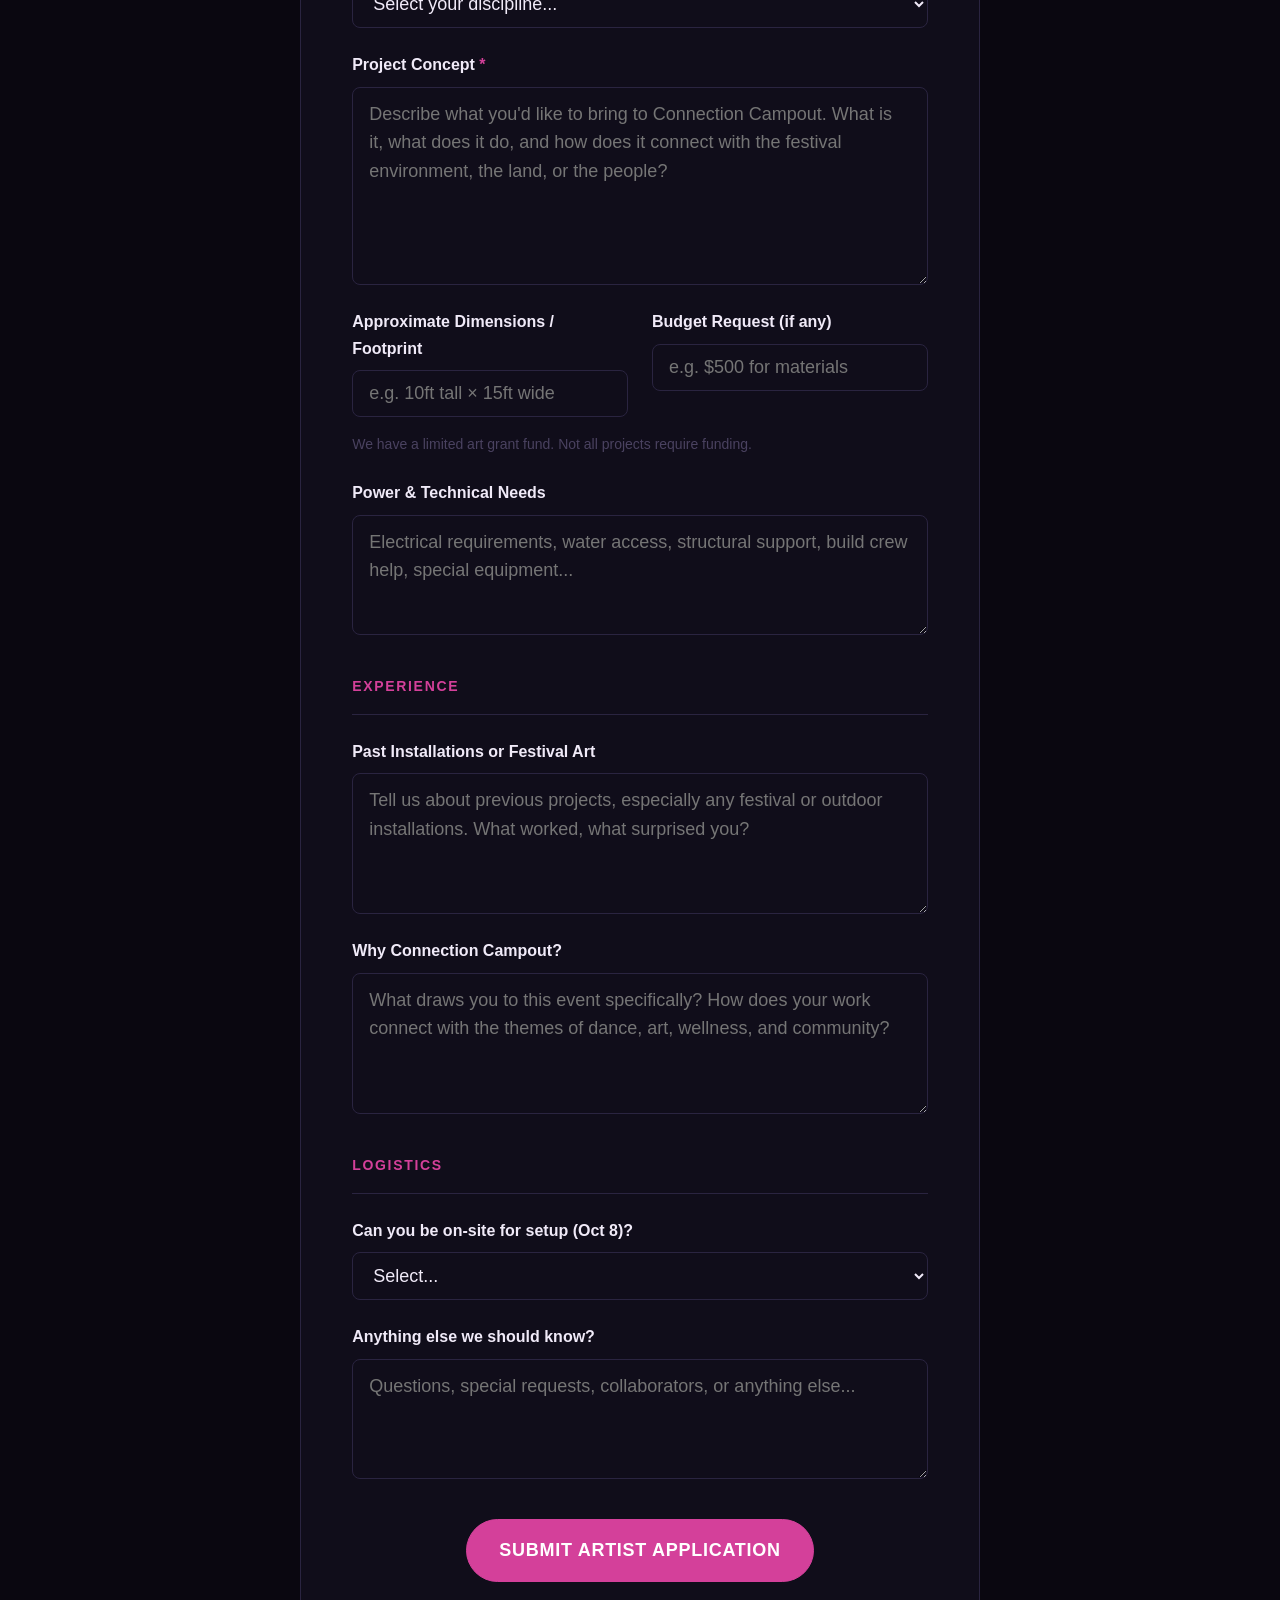
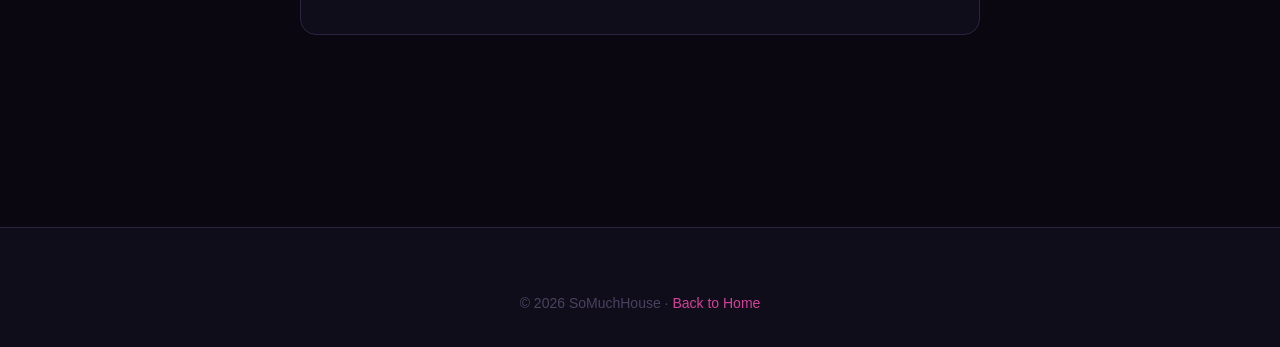
<file: artist.html>
<!DOCTYPE html>
<html lang="en" data-theme="dark">
<head>
  <meta charset="UTF-8" />
  <meta name="viewport" content="width=device-width, initial-scale=1.0" />
  <title>Artist Application — Connection Campout 2026</title>
  <meta name="description" content="Apply to show your art or perform at Connection Campout, October 8–10 2026 at Summer Lake Hot Springs, Oregon." />
  <link href="https://api.fontshare.com/v2/css?f[]=erode@300,400,500,600,700&f[]=satoshi@300,400,500,700&display=swap" rel="stylesheet" />
  <link rel="stylesheet" href="css/style.css" />
</head>
<body>

  <header class="nav scrolled" id="nav">
    <div class="nav-inner">
      <a href="index.html" class="nav-logo">
        <svg width="32" height="32" viewBox="0 0 36 36" fill="none">
          <circle cx="18" cy="18" r="16" stroke="currentColor" stroke-width="1.5"/>
          <circle cx="18" cy="18" r="8" stroke="currentColor" stroke-width="1.5"/>
          <circle cx="18" cy="18" r="3" fill="currentColor"/>
        </svg>
        <span class="nav-wordmark">Connection Campout</span>
      </a>
      <nav class="nav-links">
        <a href="index.html#experience">Experience</a>
        <a href="index.html#gallery">The Place</a>
        <a href="index.html#info">Info</a>
        <a href="index.html#get-involved">Get Involved</a>
        <a href="index.html#tickets" class="nav-cta">Get Tickets</a>
      </nav>
      <button class="nav-hamburger" id="hamburger" aria-label="Open menu">
        <span></span><span></span><span></span>
      </button>
    </div>
  </header>

  <div class="mobile-menu" id="mobile-menu" aria-hidden="true">
    <button class="mobile-close" id="mobile-close">✕</button>
    <nav class="mobile-nav-links">
      <a href="index.html" class="mobile-link">Home</a>
      <a href="index.html#get-involved" class="mobile-link">Get Involved</a>
      <a href="index.html#tickets" class="mobile-link highlight">Get Tickets</a>
    </nav>
  </div>

  <main class="form-page">

    <!-- HERO -->
    <div class="form-hero">
      <img src="images/labyrinth.jpg" alt="Stone labyrinth at Summer Lake Oregon desert" class="form-hero-img" />
      <div class="form-hero-overlay"></div>
      <div class="form-hero-content">
        <p class="section-label">Create With Us</p>
        <h1 class="hero-title" style="font-size: var(--text-3xl);">Artist Application</h1>
        <p class="hero-sub" style="font-size: var(--text-base); max-width: 580px; margin-inline: auto;">
          We invite visual artists, installation builders, live painters, and performance artists to bring their vision to the high desert. We have dedicated space, a small production budget, and a community hungry for beauty and wonder.
        </p>
      </div>
    </div>

    <div class="container narrow" style="padding-top: var(--space-16); padding-bottom: var(--space-24);">

      <!-- WHAT WE'RE LOOKING FOR -->
      <div class="form-intro-cards">
        <div class="form-intro-card">
          <div class="form-intro-icon">
            <svg width="28" height="28" viewBox="0 0 28 28" fill="none"><path d="M14 4 L17 10 L24 11 L19 16 L20 23 L14 20 L8 23 L9 16 L4 11 L11 10 Z" stroke="currentColor" stroke-width="1.5" stroke-linejoin="round"/></svg>
          </div>
          <h3>Large-Scale Installations</h3>
          <p>Sculpture, light art, interactive environments — pieces that transform the desert landscape.</p>
        </div>
        <div class="form-intro-card">
          <div class="form-intro-icon">
            <svg width="28" height="28" viewBox="0 0 28 28" fill="none"><circle cx="14" cy="14" r="10" stroke="currentColor" stroke-width="1.5"/><circle cx="14" cy="14" r="4" fill="currentColor" opacity="0.3"/><line x1="14" y1="4" x2="14" y2="8" stroke="currentColor" stroke-width="1.5" stroke-linecap="round"/><line x1="14" y1="20" x2="14" y2="24" stroke="currentColor" stroke-width="1.5" stroke-linecap="round"/><line x1="4" y1="14" x2="8" y2="14" stroke="currentColor" stroke-width="1.5" stroke-linecap="round"/><line x1="20" y1="14" x2="24" y2="14" stroke="currentColor" stroke-width="1.5" stroke-linecap="round"/></svg>
          </div>
          <h3>Live Painting &amp; Performance</h3>
          <p>Artists who create in real time, responding to music and community energy.</p>
        </div>
        <div class="form-intro-card">
          <div class="form-intro-icon">
            <svg width="28" height="28" viewBox="0 0 28 28" fill="none"><rect x="4" y="6" width="20" height="16" rx="2" stroke="currentColor" stroke-width="1.5"/><path d="M4 11 L14 17 L24 11" stroke="currentColor" stroke-width="1.5" stroke-linecap="round"/></svg>
          </div>
          <h3>Gallery &amp; Prints</h3>
          <p>Curated wall art and prints for the indoor spaces. Work that speaks to land, connection, and the underground.</p>
        </div>
      </div>

      <!-- APPLICATION FORM -->
      <div class="form-container" style="margin-top: var(--space-12);">
        <h2 style="font-size: var(--text-xl); margin-bottom: var(--space-8); text-align: center;">Apply Now</h2>

        <form class="application-form" id="artist-form" novalidate>

          <!-- CONTACT INFO -->
          <div class="form-section-label">Contact Information</div>

          <div class="form-row">
            <div class="form-group">
              <label class="form-label" for="artist-name">Artist / Project Name <span class="form-required">*</span></label>
              <input class="form-input" type="text" id="artist-name" name="artist_name" required autocomplete="name" />
            </div>
            <div class="form-group">
              <label class="form-label" for="artist-email">Email Address <span class="form-required">*</span></label>
              <input class="form-input" type="email" id="artist-email" name="email" required autocomplete="email" />
            </div>
          </div>

          <div class="form-row">
            <div class="form-group">
              <label class="form-label" for="artist-phone">Phone Number</label>
              <input class="form-input" type="tel" id="artist-phone" name="phone" autocomplete="tel" />
            </div>
            <div class="form-group">
              <label class="form-label" for="artist-location">City / Where You're Based</label>
              <input class="form-input" type="text" id="artist-location" name="location" />
            </div>
          </div>

          <div class="form-group">
            <label class="form-label" for="portfolio">Portfolio, Website, or Instagram <span class="form-required">*</span></label>
            <input class="form-input" type="text" id="portfolio" name="portfolio" required placeholder="https://... or @yourhandle" />
            <span class="form-hint">Link to where we can see your work. An Instagram profile is totally fine.</span>
          </div>

          <!-- ART DETAILS -->
          <div class="form-section-label" style="margin-top: var(--space-10);">Your Work</div>

          <div class="form-group">
            <label class="form-label" for="art-type">Art Discipline <span class="form-required">*</span></label>
            <select class="form-select" id="art-type" name="art_type" required>
              <option value="" disabled selected>Select your discipline...</option>
              <option value="installation">Large-Scale Installation</option>
              <option value="interactive">Interactive / Participatory Art</option>
              <option value="sculpture">Sculpture</option>
              <option value="light-art">Light / LED Art</option>
              <option value="live-painting">Live Painting</option>
              <option value="performance">Performance Art</option>
              <option value="projection">Visual / Projection Mapping</option>
              <option value="gallery">Gallery / Wall Art / Prints</option>
              <option value="other">Other</option>
            </select>
          </div>

          <div class="form-group">
            <label class="form-label" for="project-concept">Project Concept <span class="form-required">*</span></label>
            <textarea class="form-textarea" id="project-concept" name="project_concept" rows="6" required
              placeholder="Describe what you'd like to bring to Connection Campout. What is it, what does it do, and how does it connect with the festival environment, the land, or the people?"></textarea>
          </div>

          <div class="form-row">
            <div class="form-group">
              <label class="form-label" for="dimensions">Approximate Dimensions / Footprint</label>
              <input class="form-input" type="text" id="dimensions" name="dimensions" placeholder="e.g. 10ft tall × 15ft wide" />
            </div>
            <div class="form-group">
              <label class="form-label" for="budget-request">Budget Request (if any)</label>
              <input class="form-input" type="text" id="budget-request" name="budget_request" placeholder="e.g. $500 for materials" />
            </div>
          </div>
          <span class="form-hint" style="display:block; margin-top: calc(var(--space-2) * -1); margin-bottom: var(--space-6);">We have a limited art grant fund. Not all projects require funding.</span>

          <div class="form-group">
            <label class="form-label" for="power-needs">Power &amp; Technical Needs</label>
            <textarea class="form-textarea" id="power-needs" name="power_needs" rows="3"
              placeholder="Electrical requirements, water access, structural support, build crew help, special equipment..."></textarea>
          </div>

          <!-- EXPERIENCE -->
          <div class="form-section-label" style="margin-top: var(--space-10);">Experience</div>

          <div class="form-group">
            <label class="form-label" for="past-work">Past Installations or Festival Art</label>
            <textarea class="form-textarea" id="past-work" name="past_work" rows="4"
              placeholder="Tell us about previous projects, especially any festival or outdoor installations. What worked, what surprised you?"></textarea>
          </div>

          <div class="form-group">
            <label class="form-label" for="why-us">Why Connection Campout?</label>
            <textarea class="form-textarea" id="why-us" name="why_us" rows="4"
              placeholder="What draws you to this event specifically? How does your work connect with the themes of dance, art, wellness, and community?"></textarea>
          </div>

          <!-- LOGISTICS -->
          <div class="form-section-label" style="margin-top: var(--space-10);">Logistics</div>

          <div class="form-group">
            <label class="form-label" for="availability">Can you be on-site for setup (Oct 8)?</label>
            <select class="form-select" id="availability" name="availability">
              <option value="" disabled selected>Select...</option>
              <option value="yes-full">Yes — I can arrive early and stay through the weekend</option>
              <option value="yes-setup">Yes — I can be there for setup but may leave after</option>
              <option value="no-install">No — I'd need help with installation</option>
              <option value="unsure">Not sure yet</option>
            </select>
          </div>

          <div class="form-group">
            <label class="form-label" for="anything-else">Anything else we should know?</label>
            <textarea class="form-textarea" id="anything-else" name="anything_else" rows="3"
              placeholder="Questions, special requests, collaborators, or anything else..."></textarea>
          </div>

          <div class="form-submit">
            <button type="submit" class="btn btn-primary" style="min-width: 260px; padding: 1rem 2rem; font-size: var(--text-base);">
              Submit Artist Application
            </button>
          </div>
        </form>

        <!-- SUCCESS STATE -->
        <div class="form-success" id="artist-success">
          <div class="form-success-icon">✦</div>
          <h3>Application Received!</h3>
          <p>Thank you for sharing your vision with us. We review all artist applications personally and will reach out about next steps. Questions in the meantime? Reach us at <a href="mailto:somuchhousemusic@gmail.com" style="color:var(--color-primary)">somuchhousemusic@gmail.com</a>.</p>
          <a href="index.html" class="btn btn-outline" style="margin-top: var(--space-8);">Back to Home</a>
        </div>
      </div>
    </div>
  </main>

  <!-- FOOTER -->
  <footer class="footer">
    <div class="container">
      <div class="footer-bottom" style="justify-content: center; border-top: none; padding-top: 0;">
        <p>&copy; 2026 SoMuchHouse · <a href="index.html" style="color: var(--color-primary);">Back to Home</a></p>
      </div>
    </div>
  </footer>

  <script src="js/main.js"></script>
  <script>
    // Artist form — mailto submission
    const artistForm = document.getElementById('artist-form');
    const artistSuccess = document.getElementById('artist-success');

    if (artistForm) {
      artistForm.addEventListener('submit', (e) => {
        e.preventDefault();

        // Collect all fields
        const data = Object.fromEntries(new FormData(artistForm).entries());

        const subject = encodeURIComponent('Connection Campout — Artist Application: ' + (data.artist_name || 'Unknown'));
        const body = encodeURIComponent(
          'ARTIST APPLICATION — Connection Campout 2026\n' +
          '================================================\n\n' +
          'Name: ' + (data.artist_name || '') + '\n' +
          'Email: ' + (data.email || '') + '\n' +
          'Phone: ' + (data.phone || '') + '\n' +
          'Location: ' + (data.location || '') + '\n' +
          'Portfolio: ' + (data.portfolio || '') + '\n\n' +
          'Discipline: ' + (data.art_type || '') + '\n\n' +
          'PROJECT CONCEPT:\n' + (data.project_concept || '') + '\n\n' +
          'Dimensions: ' + (data.dimensions || '') + '\n' +
          'Budget Request: ' + (data.budget_request || '') + '\n\n' +
          'Power / Technical Needs:\n' + (data.power_needs || '') + '\n\n' +
          'Past Work:\n' + (data.past_work || '') + '\n\n' +
          'Why Connection Campout:\n' + (data.why_us || '') + '\n\n' +
          'On-site Availability: ' + (data.availability || '') + '\n\n' +
          'Anything Else:\n' + (data.anything_else || '')
        );

        // Open mailto with all fields pre-filled
        window.location.href = 'mailto:somuchhousemusic@gmail.com?subject=' + subject + '&body=' + body;

        // Show success state
        artistForm.style.display = 'none';
        artistSuccess.style.display = 'block';
        artistSuccess.scrollIntoView({ behavior: 'smooth', block: 'center' });
      });
    }
  </script>
</body>
</html>
</file>
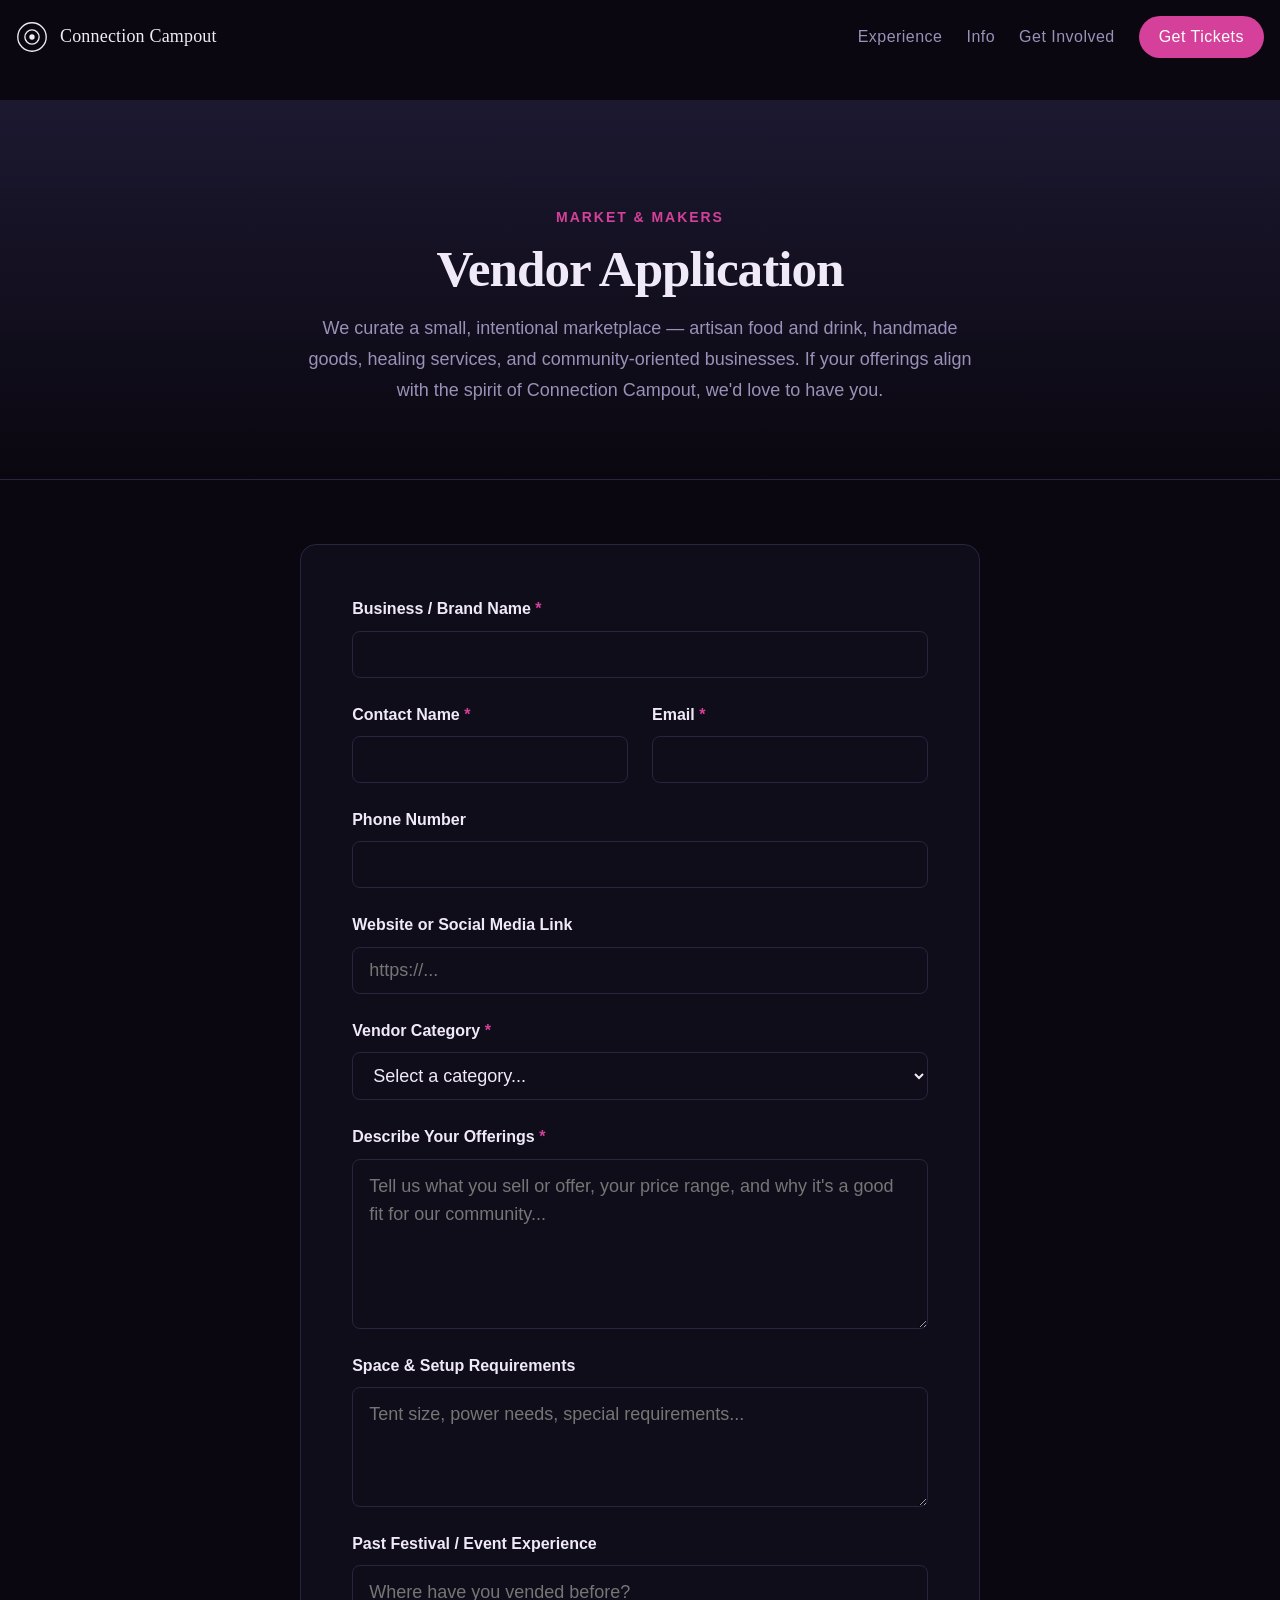
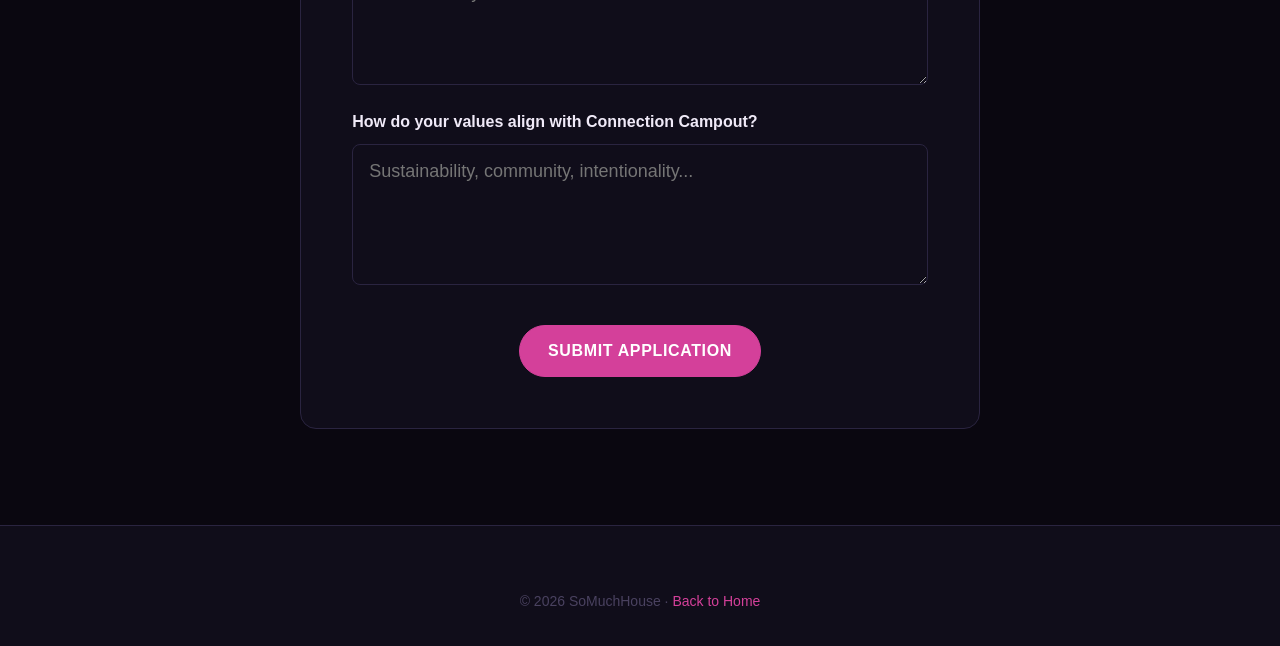
<file: vendor.html>
<!DOCTYPE html>
<html lang="en" data-theme="dark">
<head>
  <meta charset="UTF-8" />
  <meta name="viewport" content="width=device-width, initial-scale=1.0" />
  <title>Vendor Application — Connection Campout 2026</title>
  <meta name="description" content="Apply to be a vendor at Connection Campout, October 8–10 2026 at Summer Lake Hot Springs, Oregon." />
  <link href="https://api.fontshare.com/v2/css?f[]=erode@300,400,500,600,700&f[]=satoshi@300,400,500,700&display=swap" rel="stylesheet" />
  <link rel="stylesheet" href="css/style.css" />
</head>
<body>

  <header class="nav scrolled" id="nav">
    <div class="nav-inner">
      <a href="index.html" class="nav-logo">
        <svg width="32" height="32" viewBox="0 0 36 36" fill="none"><circle cx="18" cy="18" r="16" stroke="currentColor" stroke-width="1.5"/><circle cx="18" cy="18" r="8" stroke="currentColor" stroke-width="1.5"/><circle cx="18" cy="18" r="3" fill="currentColor"/></svg>
        <span class="nav-wordmark">Connection Campout</span>
      </a>
      <nav class="nav-links">
        <a href="index.html#experience">Experience</a>
        <a href="index.html#info">Info</a>
        <a href="index.html#get-involved">Get Involved</a>
        <a href="index.html#tickets" class="nav-cta">Get Tickets</a>
      </nav>
      <button class="nav-hamburger" id="hamburger" aria-label="Open menu"><span></span><span></span><span></span></button>
    </div>
  </header>

  <div class="mobile-menu" id="mobile-menu" aria-hidden="true">
    <button class="mobile-close" id="mobile-close">✕</button>
    <nav class="mobile-nav-links">
      <a href="index.html" class="mobile-link">Home</a>
      <a href="index.html#tickets" class="mobile-link highlight">Get Tickets</a>
    </nav>
  </div>

  <main class="form-page">
    <div class="form-hero">
      <div class="container narrow">
        <p class="section-label">Market & Makers</p>
        <h1 class="section-title">Vendor Application</h1>
        <p class="section-body">We curate a small, intentional marketplace — artisan food and drink, handmade goods, healing services, and community-oriented businesses. If your offerings align with the spirit of Connection Campout, we'd love to have you.</p>
      </div>
    </div>

    <div class="container narrow">
      <div class="form-container">
        <form class="application-form" id="vendor-form" novalidate>

          <div class="form-group">
            <label class="form-label" for="business-name">Business / Brand Name <span class="form-required">*</span></label>
            <input class="form-input" type="text" id="business-name" name="business_name" required />
          </div>

          <div class="form-row">
            <div class="form-group">
              <label class="form-label" for="contact-name">Contact Name <span class="form-required">*</span></label>
              <input class="form-input" type="text" id="contact-name" name="contact_name" required />
            </div>
            <div class="form-group">
              <label class="form-label" for="contact-email">Email <span class="form-required">*</span></label>
              <input class="form-input" type="email" id="contact-email" name="contact_email" required />
            </div>
          </div>

          <div class="form-group">
            <label class="form-label" for="phone-v">Phone Number</label>
            <input class="form-input" type="tel" id="phone-v" name="phone" />
          </div>

          <div class="form-group">
            <label class="form-label" for="website">Website or Social Media Link</label>
            <input class="form-input" type="url" id="website" name="website" placeholder="https://..." />
          </div>

          <div class="form-group">
            <label class="form-label" for="vendor-type">Vendor Category <span class="form-required">*</span></label>
            <select class="form-select" id="vendor-type" name="vendor_type" required>
              <option value="" disabled selected>Select a category...</option>
              <option value="food">Food & Beverage</option>
              <option value="handmade">Handmade Goods / Craft</option>
              <option value="healing">Healing Services (massage, energy work, etc.)</option>
              <option value="wellness">Wellness Products</option>
              <option value="clothing">Clothing & Wearables</option>
              <option value="art">Visual Art / Prints</option>
              <option value="other">Other</option>
            </select>
          </div>

          <div class="form-group">
            <label class="form-label" for="description">Describe Your Offerings <span class="form-required">*</span></label>
            <textarea class="form-textarea" id="description" name="description" rows="5" required placeholder="Tell us what you sell or offer, your price range, and why it's a good fit for our community..."></textarea>
          </div>

          <div class="form-group">
            <label class="form-label" for="space-needs">Space &amp; Setup Requirements</label>
            <textarea class="form-textarea" id="space-needs" name="space_needs" rows="3" placeholder="Tent size, power needs, special requirements..."></textarea>
          </div>

          <div class="form-group">
            <label class="form-label" for="past-events">Past Festival / Event Experience</label>
            <textarea class="form-textarea" id="past-events" name="past_events" rows="3" placeholder="Where have you vended before?"></textarea>
          </div>

          <div class="form-group">
            <label class="form-label" for="alignment">How do your values align with Connection Campout?</label>
            <textarea class="form-textarea" id="alignment" name="alignment" rows="4" placeholder="Sustainability, community, intentionality..."></textarea>
          </div>

          <div class="form-submit">
            <button type="submit" class="btn btn-primary" style="min-width: 240px;">Submit Application</button>
          </div>
        </form>

        <div class="form-success">
          <div class="form-success-icon">✦</div>
          <h3>Application Received!</h3>
          <p>Thanks for your interest in vending at Connection Campout. We review all applications and will be in touch. Questions? Email us at <a href="mailto:somuchhousemusic@gmail.com" style="color:var(--color-primary)">somuchhousemusic@gmail.com</a>.</p>
        </div>
      </div>
    </div>
  </main>

  <footer class="footer">
    <div class="container">
      <div class="footer-bottom" style="justify-content: center; border-top: none; padding-top: 0;">
        <p>&copy; 2026 SoMuchHouse · <a href="index.html" style="color: var(--color-primary);">Back to Home</a></p>
      </div>
    </div>
  </footer>

  <script src="js/main.js"></script>
</body>
</html>
</file>
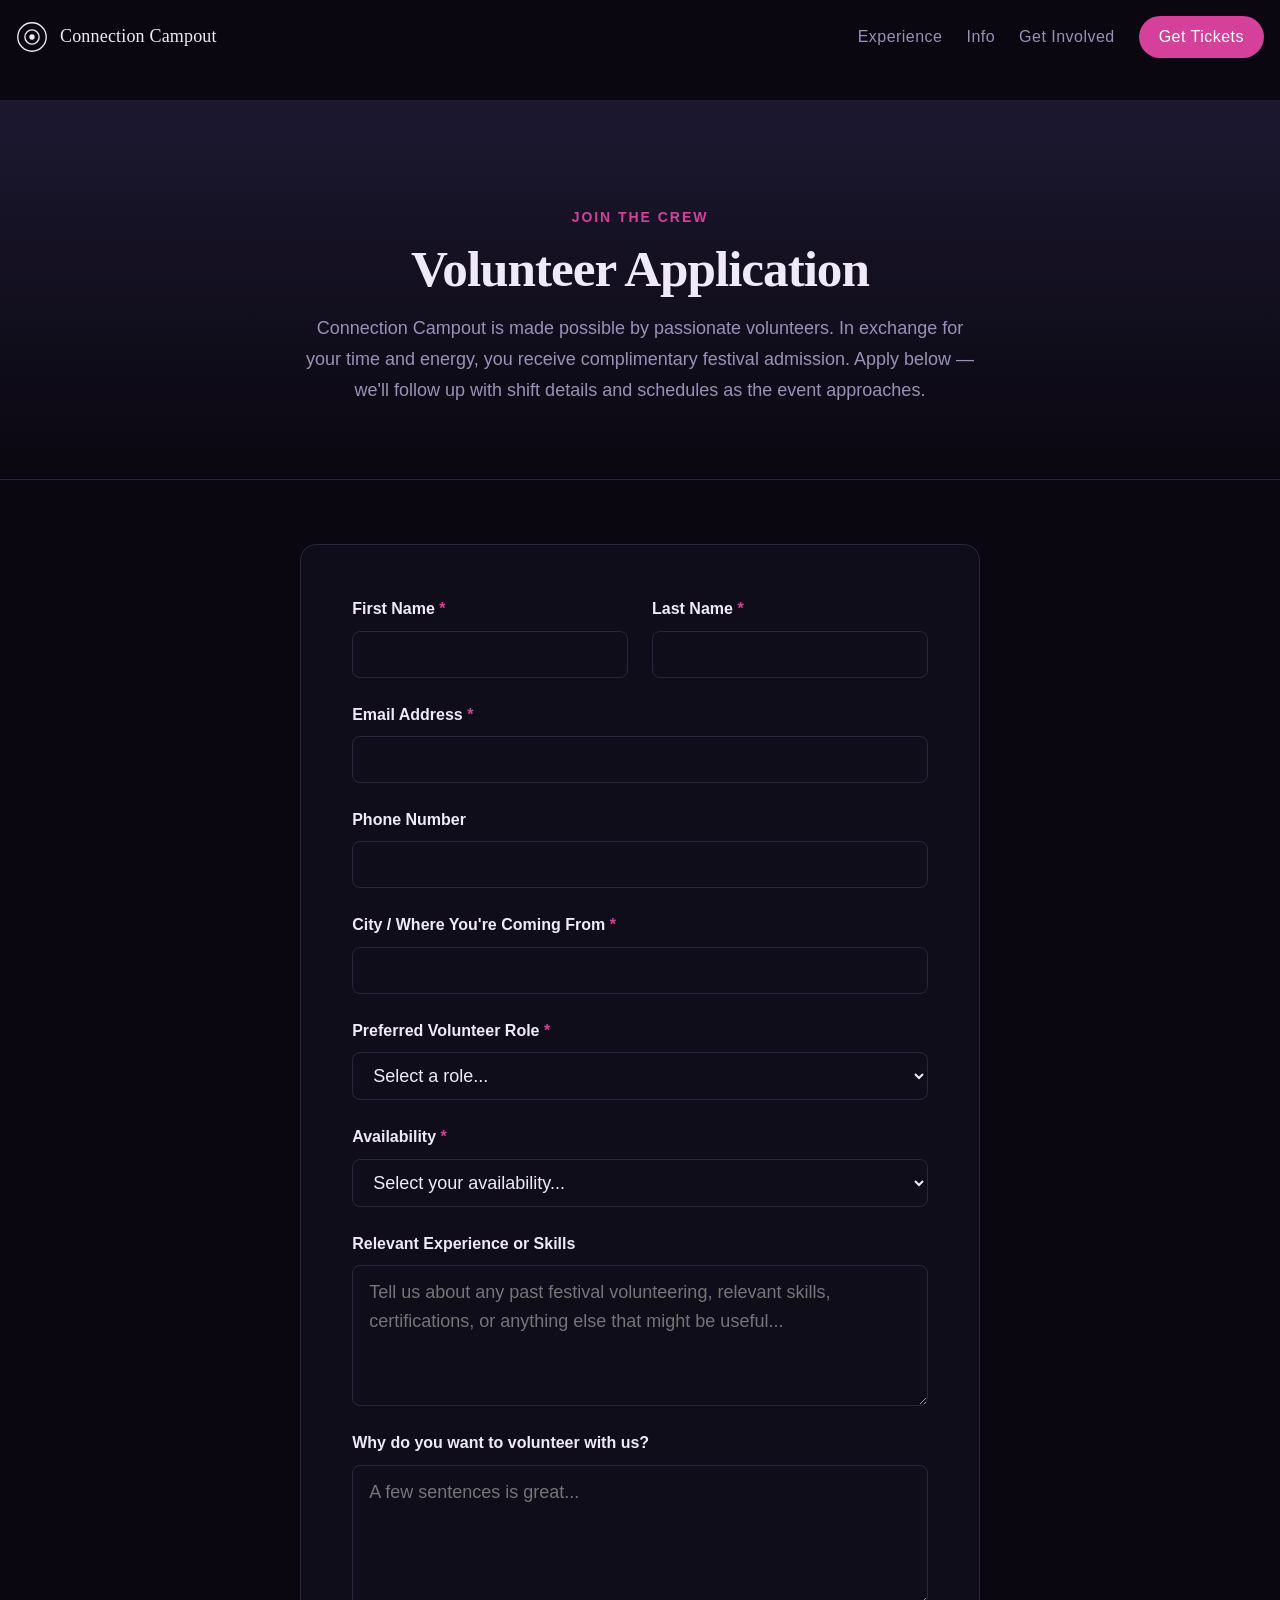
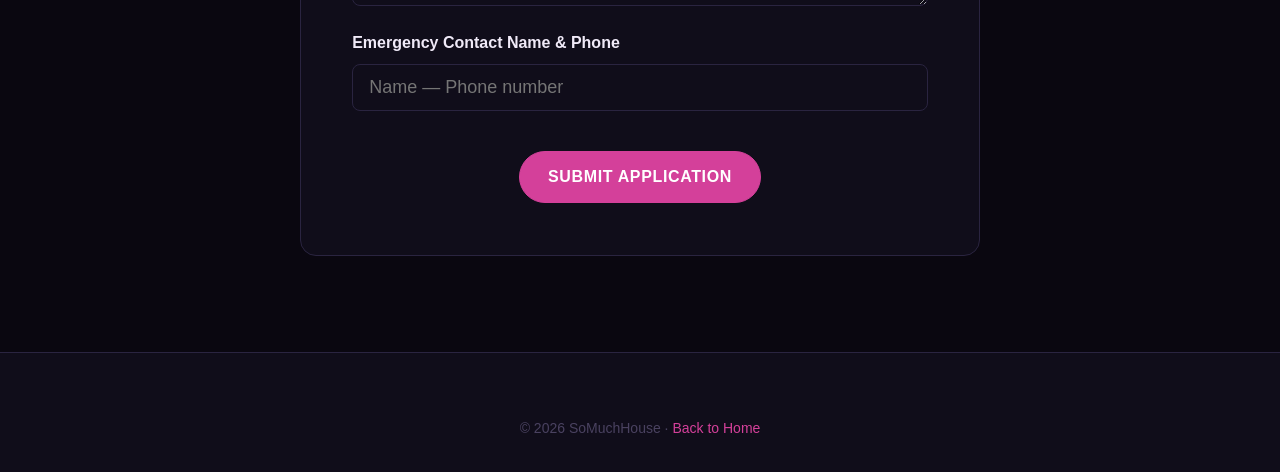
<file: volunteer.html>
<!DOCTYPE html>
<html lang="en" data-theme="dark">
<head>
  <meta charset="UTF-8" />
  <meta name="viewport" content="width=device-width, initial-scale=1.0" />
  <title>Volunteer Application — Connection Campout 2026</title>
  <meta name="description" content="Apply to volunteer at Connection Campout, October 8–10 2026 at Summer Lake Hot Springs, Oregon." />
  <link href="https://api.fontshare.com/v2/css?f[]=erode@300,400,500,600,700&f[]=satoshi@300,400,500,700&display=swap" rel="stylesheet" />
  <link rel="stylesheet" href="css/style.css" />
</head>
<body>

  <header class="nav scrolled" id="nav">
    <div class="nav-inner">
      <a href="index.html" class="nav-logo">
        <svg width="32" height="32" viewBox="0 0 36 36" fill="none"><circle cx="18" cy="18" r="16" stroke="currentColor" stroke-width="1.5"/><circle cx="18" cy="18" r="8" stroke="currentColor" stroke-width="1.5"/><circle cx="18" cy="18" r="3" fill="currentColor"/></svg>
        <span class="nav-wordmark">Connection Campout</span>
      </a>
      <nav class="nav-links">
        <a href="index.html#experience">Experience</a>
        <a href="index.html#info">Info</a>
        <a href="index.html#get-involved">Get Involved</a>
        <a href="index.html#tickets" class="nav-cta">Get Tickets</a>
      </nav>
      <button class="nav-hamburger" id="hamburger" aria-label="Open menu"><span></span><span></span><span></span></button>
    </div>
  </header>

  <div class="mobile-menu" id="mobile-menu" aria-hidden="true">
    <button class="mobile-close" id="mobile-close">✕</button>
    <nav class="mobile-nav-links">
      <a href="index.html" class="mobile-link">Home</a>
      <a href="index.html#tickets" class="mobile-link highlight">Get Tickets</a>
    </nav>
  </div>

  <main class="form-page">
    <div class="form-hero">
      <div class="container narrow">
        <p class="section-label">Join the Crew</p>
        <h1 class="section-title">Volunteer Application</h1>
        <p class="section-body">Connection Campout is made possible by passionate volunteers. In exchange for your time and energy, you receive complimentary festival admission. Apply below — we'll follow up with shift details and schedules as the event approaches.</p>
      </div>
    </div>

    <div class="container narrow">
      <div class="form-container">
        <form class="application-form" id="volunteer-form" novalidate>

          <div class="form-row">
            <div class="form-group">
              <label class="form-label" for="first-name">First Name <span class="form-required">*</span></label>
              <input class="form-input" type="text" id="first-name" name="first_name" required autocomplete="given-name" />
            </div>
            <div class="form-group">
              <label class="form-label" for="last-name">Last Name <span class="form-required">*</span></label>
              <input class="form-input" type="text" id="last-name" name="last_name" required autocomplete="family-name" />
            </div>
          </div>

          <div class="form-group">
            <label class="form-label" for="email">Email Address <span class="form-required">*</span></label>
            <input class="form-input" type="email" id="email" name="email" required autocomplete="email" />
          </div>

          <div class="form-group">
            <label class="form-label" for="phone">Phone Number</label>
            <input class="form-input" type="tel" id="phone" name="phone" autocomplete="tel" />
          </div>

          <div class="form-group">
            <label class="form-label" for="city">City / Where You're Coming From <span class="form-required">*</span></label>
            <input class="form-input" type="text" id="city" name="city" required />
          </div>

          <div class="form-group">
            <label class="form-label" for="role-pref">Preferred Volunteer Role <span class="form-required">*</span></label>
            <select class="form-select" id="role-pref" name="role_preference" required>
              <option value="" disabled selected>Select a role...</option>
              <option value="gate">Gate / Entry</option>
              <option value="setup">Setup & Build Crew</option>
              <option value="breakdown">Breakdown & Leave No Trace</option>
              <option value="art">Art Installation Support</option>
              <option value="wellness">Wellness Area</option>
              <option value="info-booth">Information Booth</option>
              <option value="parking">Parking & Directions</option>
              <option value="anywhere">Open to Anything</option>
            </select>
          </div>

          <div class="form-group">
            <label class="form-label" for="availability">Availability <span class="form-required">*</span></label>
            <select class="form-select" id="availability" name="availability" required>
              <option value="" disabled selected>Select your availability...</option>
              <option value="full">Full weekend (Oct 8–10)</option>
              <option value="setup-only">Setup only (Oct 8)</option>
              <option value="event-only">Event days only (Oct 9–10)</option>
              <option value="breakdown-only">Breakdown only (Oct 10 afternoon)</option>
            </select>
          </div>

          <div class="form-group">
            <label class="form-label" for="experience">Relevant Experience or Skills</label>
            <textarea class="form-textarea" id="experience" name="experience" rows="4" placeholder="Tell us about any past festival volunteering, relevant skills, certifications, or anything else that might be useful..."></textarea>
          </div>

          <div class="form-group">
            <label class="form-label" for="why">Why do you want to volunteer with us?</label>
            <textarea class="form-textarea" id="why" name="why" rows="4" placeholder="A few sentences is great..."></textarea>
          </div>

          <div class="form-group">
            <label class="form-label" for="emergency">Emergency Contact Name &amp; Phone</label>
            <input class="form-input" type="text" id="emergency" name="emergency_contact" placeholder="Name — Phone number" />
          </div>

          <div class="form-submit">
            <button type="submit" class="btn btn-primary" style="min-width: 240px;">Submit Application</button>
          </div>
        </form>

        <div class="form-success">
          <div class="form-success-icon">✦</div>
          <h3>Application Received!</h3>
          <p>Thank you for wanting to be part of Connection Campout. We'll review your application and reach out to <strong>somuchhousemusic@gmail.com</strong> as we finalize the volunteer schedule closer to the event.</p>
        </div>
      </div>
    </div>
  </main>

  <footer class="footer">
    <div class="container">
      <div class="footer-bottom" style="justify-content: center; border-top: none; padding-top: 0;">
        <p>&copy; 2026 SoMuchHouse · <a href="index.html" style="color: var(--color-primary);">Back to Home</a></p>
      </div>
    </div>
  </footer>

  <script src="js/main.js"></script>
</body>
</html>
</file>
<file: css/style.css>
/* ============================================================
   CONNECTION CAMPOUT — STYLE.CSS
   Palette: Deep desert night + warm terracotta + dusty pink
   ============================================================ */

/* ---- TOKENS ---- */
:root {
  /* Typography */
  --font-display: 'Erode', 'Georgia', serif;
  --font-body: 'Satoshi', 'Inter', sans-serif;

  /* Type scale */
  --text-xs:   clamp(0.75rem,  0.7rem  + 0.25vw, 0.875rem);
  --text-sm:   clamp(0.875rem, 0.8rem  + 0.35vw, 1rem);
  --text-base: clamp(1rem,     0.95rem + 0.25vw, 1.125rem);
  --text-lg:   clamp(1.125rem, 1rem    + 0.75vw, 1.5rem);
  --text-xl:   clamp(1.5rem,   1.2rem  + 1.25vw, 2.25rem);
  --text-2xl:  clamp(2rem,     1.2rem  + 2.5vw,  3.5rem);
  --text-3xl:  clamp(2.5rem,   1rem    + 4vw,    5rem);
  --text-hero: clamp(3.5rem,   1rem    + 7vw,    8rem);

  /* Spacing */
  --space-1: 0.25rem;
  --space-2: 0.5rem;
  --space-3: 0.75rem;
  --space-4: 1rem;
  --space-5: 1.25rem;
  --space-6: 1.5rem;
  --space-8: 2rem;
  --space-10: 2.5rem;
  --space-12: 3rem;
  --space-16: 4rem;
  --space-20: 5rem;
  --space-24: 6rem;
  --space-32: 8rem;

  /* Radius */
  --radius-sm: 0.375rem;
  --radius-md: 0.5rem;
  --radius-lg: 0.75rem;
  --radius-xl: 1rem;
  --radius-full: 9999px;

  /* Transitions */
  --transition: 200ms cubic-bezier(0.16, 1, 0.3, 1);

  /* Shadows */
  --shadow-sm: 0 1px 3px rgba(0,0,0,0.3);
  --shadow-md: 0 4px 16px rgba(0,0,0,0.4);
  --shadow-lg: 0 12px 40px rgba(0,0,0,0.5);

  /* Content widths */
  --content-narrow: 680px;
  --content-default: 1000px;
  --content-wide: 1280px;
}

/* DARK MODE — Official artwork palette: deep purple, magenta, gold */
[data-theme='dark'], :root {
  --color-bg:              #0a0710;
  --color-surface:         #100d1a;
  --color-surface-2:       #16122200;
  --color-surface-offset:  #1c1830;
  --color-border:          #2a2440;
  --color-text:            #f0eaf8;
  --color-text-muted:      #9b90b8;
  --color-text-faint:      #4a4260;

  /* Brand accents — magenta + gold + violet */
  --color-primary:         #d4409a;   /* magenta/pink */
  --color-primary-hover:   #e055ae;
  --color-secondary:       #c084e8;   /* violet */
  --color-tertiary:        #7c5cbf;   /* deep purple */
  --color-accent-gold:     #d4a843;   /* warm gold */
}

/* LIGHT MODE */
[data-theme='light'] {
  --color-bg:              #f4f0fa;
  --color-surface:         #faf8fd;
  --color-surface-2:       #fff;
  --color-surface-offset:  #ede6f8;
  --color-border:          #d5cce8;
  --color-text:            #130d20;
  --color-text-muted:      #5e5278;
  --color-text-faint:      #a099b8;
  --color-primary:         #b82e82;
  --color-primary-hover:   #9e2470;
  --color-secondary:       #8040c0;
  --color-tertiary:        #5040a0;
  --color-accent-gold:     #a07c20;
}

/* ---- BASE ---- */
*, *::before, *::after { box-sizing: border-box; margin: 0; padding: 0; }

html {
  -webkit-font-smoothing: antialiased;
  text-rendering: optimizeLegibility;
  scroll-behavior: smooth;
  scroll-padding-top: 80px;
}

body {
  min-height: 100dvh;
  font-family: var(--font-body);
  font-size: var(--text-base);
  line-height: 1.65;
  color: var(--color-text);
  background-color: var(--color-bg);
  transition: background-color 0.3s, color 0.3s;
}

img { display: block; max-width: 100%; height: auto; }
ul { list-style: none; }
a { color: inherit; text-decoration: none; transition: color var(--transition); }
button { cursor: pointer; background: none; border: none; font: inherit; color: inherit; }

h1, h2, h3 { font-family: var(--font-display); line-height: 1.1; text-wrap: balance; }

::selection { background: rgba(201, 104, 64, 0.3); color: var(--color-text); }
:focus-visible { outline: 2px solid var(--color-primary); outline-offset: 3px; border-radius: var(--radius-sm); }

@media (prefers-reduced-motion: reduce) {
  *, *::before, *::after { animation-duration: 0.01ms !important; transition-duration: 0.01ms !important; }
}

/* ---- LAYOUT ---- */
.container {
  width: min(var(--content-wide), 100% - var(--space-8));
  margin-inline: auto;
}
.container.narrow {
  width: min(var(--content-narrow), 100% - var(--space-8));
}

.section {
  padding-block: clamp(var(--space-16), 8vw, var(--space-32));
}

/* ---- BUTTONS ---- */
.btn {
  display: inline-flex;
  align-items: center;
  gap: var(--space-2);
  padding: 0.75rem 1.75rem;
  font-family: var(--font-body);
  font-size: var(--text-sm);
  font-weight: 600;
  letter-spacing: 0.04em;
  text-transform: uppercase;
  border-radius: var(--radius-full);
  border: 1.5px solid transparent;
  transition: all var(--transition);
  white-space: nowrap;
  cursor: pointer;
}

.btn-primary {
  background: var(--color-primary);
  color: #fff;
  border-color: var(--color-primary);
}
.btn-primary:hover { background: var(--color-primary-hover); border-color: var(--color-primary-hover); transform: translateY(-1px); box-shadow: var(--shadow-md); }

.btn-ghost {
  background: transparent;
  color: var(--color-text);
  border-color: rgba(255,255,255,0.3);
}
.btn-ghost:hover { background: rgba(255,255,255,0.1); border-color: rgba(255,255,255,0.6); }

.btn-outline {
  background: transparent;
  color: var(--color-primary);
  border-color: var(--color-primary);
}
.btn-outline:hover { background: var(--color-primary); color: #fff; transform: translateY(-1px); }

/* ---- NAV ---- */
.nav {
  position: fixed;
  top: 0;
  left: 0;
  right: 0;
  z-index: 100;
  padding: var(--space-4) 0;
  transition: background var(--transition), box-shadow var(--transition);
}
.nav.scrolled {
  background: rgba(15, 13, 11, 0.92);
  backdrop-filter: blur(16px);
  -webkit-backdrop-filter: blur(16px);
  box-shadow: var(--shadow-sm);
}
[data-theme='light'] .nav.scrolled { background: rgba(245, 240, 232, 0.93); }

.nav-inner {
  width: min(var(--content-wide), 100% - var(--space-8));
  margin-inline: auto;
  display: flex;
  align-items: center;
  justify-content: space-between;
  gap: var(--space-6);
}

.nav-logo {
  display: flex;
  align-items: center;
  gap: var(--space-3);
  color: var(--color-text);
  flex-shrink: 0;
}
.nav-wordmark {
  font-family: var(--font-display);
  font-size: var(--text-base);
  font-weight: 500;
  letter-spacing: 0.01em;
}

.nav-links {
  display: flex;
  align-items: center;
  gap: var(--space-6);
}
.nav-links a {
  font-size: var(--text-sm);
  font-weight: 500;
  color: var(--color-text-muted);
  letter-spacing: 0.03em;
}
.nav-links a:hover { color: var(--color-text); }
.nav-links .nav-cta {
  background: var(--color-primary);
  color: #fff;
  padding: 0.5rem 1.25rem;
  border-radius: var(--radius-full);
  font-size: var(--text-sm);
}
.nav-links .nav-cta:hover { background: var(--color-primary-hover); color: #fff; }

.nav-hamburger { display: none; flex-direction: column; gap: 5px; padding: var(--space-2); }
.nav-hamburger span { display: block; width: 24px; height: 2px; background: var(--color-text); border-radius: 2px; transition: var(--transition); }

@media (max-width: 768px) {
  .nav-links { display: none; }
  .nav-hamburger { display: flex; }
}

/* ---- MOBILE MENU ---- */
.mobile-menu {
  position: fixed;
  inset: 0;
  z-index: 200;
  background: var(--color-bg);
  display: flex;
  flex-direction: column;
  align-items: center;
  justify-content: center;
  gap: var(--space-8);
  transform: translateX(100%);
  transition: transform 0.35s cubic-bezier(0.16, 1, 0.3, 1);
}
.mobile-menu.open { transform: translateX(0); }

.mobile-close {
  position: absolute;
  top: var(--space-6);
  right: var(--space-6);
  font-size: var(--text-xl);
  color: var(--color-text-muted);
}
.mobile-nav-links { display: flex; flex-direction: column; align-items: center; gap: var(--space-6); }
.mobile-link { font-family: var(--font-display); font-size: var(--text-2xl); color: var(--color-text); }
.mobile-link:hover { color: var(--color-primary); }
.mobile-link.highlight { color: var(--color-primary); }

/* ---- HERO ---- */
.hero {
  position: relative;
  min-height: 100svh;
  display: flex;
  align-items: flex-end;
  padding-bottom: clamp(var(--space-16), 8vw, var(--space-32));
  overflow: hidden;
}
.hero-bg {
  position: absolute;
  inset: 0;
  z-index: 0;
}
.hero-img {
  width: 100%;
  height: 100%;
  object-fit: cover;
  object-position: center 30%;
}
.hero-overlay {
  position: absolute;
  inset: 0;
  background: linear-gradient(
    to bottom,
    rgba(15,13,11,0.2) 0%,
    rgba(15,13,11,0.1) 40%,
    rgba(15,13,11,0.7) 80%,
    rgba(15,13,11,0.95) 100%
  );
}
.hero-content {
  position: relative;
  z-index: 1;
  width: min(var(--content-wide), 100% - var(--space-8));
  margin-inline: auto;
  padding-top: 120px;
}
.hero-eyebrow {
  font-family: var(--font-body);
  font-size: var(--text-sm);
  font-weight: 600;
  letter-spacing: 0.12em;
  text-transform: uppercase;
  color: var(--color-secondary);
  margin-bottom: var(--space-4);
}
.hero-title {
  font-family: var(--font-display);
  font-size: var(--text-hero);
  font-weight: 600;
  line-height: 0.95;
  color: #fff;
  letter-spacing: -0.02em;
  margin-bottom: var(--space-6);
}
.hero-sub {
  font-size: var(--text-lg);
  color: rgba(255,255,255,0.7);
  margin-bottom: var(--space-10);
  font-weight: 400;
  letter-spacing: 0.04em;
}
.hero-actions { display: flex; flex-wrap: wrap; gap: var(--space-4); }

.hero-scroll-hint {
  position: absolute;
  bottom: var(--space-8);
  right: var(--space-8);
  z-index: 2;
  display: flex;
  flex-direction: column;
  align-items: center;
  gap: var(--space-2);
  color: rgba(255,255,255,0.4);
  font-size: var(--text-xs);
  letter-spacing: 0.1em;
  text-transform: uppercase;
}

/* ---- BAND ---- */
.band {
  background: var(--color-primary);
  padding: var(--space-4) 0;
  overflow: hidden;
}
.band-inner {
  display: flex;
  gap: var(--space-8);
  white-space: nowrap;
  justify-content: center;
  flex-wrap: wrap;
  font-size: var(--text-sm);
  font-weight: 600;
  letter-spacing: 0.08em;
  text-transform: uppercase;
  color: #fff;
  padding-inline: var(--space-4);
}
.band-dot { opacity: 0.6; }

/* ---- SECTION HEADER ---- */
.section-header {
  text-align: center;
  max-width: 640px;
  margin-inline: auto;
  margin-bottom: clamp(var(--space-12), 6vw, var(--space-20));
}
.section-label {
  font-size: var(--text-xs);
  font-weight: 700;
  letter-spacing: 0.14em;
  text-transform: uppercase;
  color: var(--color-primary);
  margin-bottom: var(--space-3);
}
.section-title {
  font-size: var(--text-2xl);
  font-weight: 600;
  margin-bottom: var(--space-4);
  letter-spacing: -0.02em;
}
.section-body {
  font-size: var(--text-base);
  color: var(--color-text-muted);
  line-height: 1.7;
}

/* ---- EXPERIENCE GRID ---- */
.experience-grid {
  display: grid;
  grid-template-columns: repeat(2, 1fr);
  grid-template-rows: auto auto;
  gap: var(--space-4);
}
.exp-card--large { grid-column: span 2; }

.exp-card {
  background: var(--color-surface);
  border: 1px solid var(--color-border);
  border-radius: var(--radius-xl);
  overflow: hidden;
  transition: transform var(--transition), box-shadow var(--transition);
}
.exp-card:hover { transform: translateY(-3px); box-shadow: var(--shadow-lg); }

.exp-card-img {
  width: 100%;
  height: 300px;
  object-fit: cover;
}
.exp-card--large .exp-card-img { height: 420px; }

.exp-card-icon {
  height: 180px;
  display: flex;
  align-items: center;
  justify-content: center;
  background: var(--color-surface-2);
  color: var(--color-primary);
}

.exp-card-body { padding: var(--space-6) var(--space-8); }

.exp-tag {
  display: inline-block;
  font-size: var(--text-xs);
  font-weight: 700;
  letter-spacing: 0.1em;
  text-transform: uppercase;
  color: var(--color-secondary);
  margin-bottom: var(--space-3);
}
.exp-card-body h3 {
  font-size: var(--text-lg);
  font-weight: 600;
  margin-bottom: var(--space-3);
}
.exp-card-body p { font-size: var(--text-sm); color: var(--color-text-muted); line-height: 1.7; }

@media (max-width: 720px) {
  .experience-grid { grid-template-columns: 1fr; }
  .exp-card--large { grid-column: span 1; }
}

/* ---- FULL BLEED IMAGE ---- */
.full-bleed-image {
  position: relative;
  width: 100%;
  height: clamp(320px, 50vw, 600px);
  overflow: hidden;
}
.full-bleed-image img {
  width: 100%;
  height: 100%;
  object-fit: cover;
  object-position: center 40%;
}
.full-bleed-caption {
  position: absolute;
  bottom: var(--space-6);
  right: var(--space-6);
  font-size: var(--text-xs);
  color: rgba(255,255,255,0.6);
  letter-spacing: 0.06em;
  text-transform: uppercase;
}

/* ---- LINEUP ---- */
.lineup-section { background: var(--color-surface); }

.lineup-placeholder { text-align: center; }
.lineup-tease {
  display: flex;
  justify-content: center;
  gap: var(--space-8);
  flex-wrap: wrap;
  margin-bottom: var(--space-12);
  padding: var(--space-12) var(--space-8);
  background: var(--color-surface-2);
  border: 1px solid var(--color-border);
  border-radius: var(--radius-xl);
}
.lineup-stage { text-align: center; }
.lineup-stage-name {
  font-family: var(--font-display);
  font-size: var(--text-xl);
  font-weight: 600;
  margin-bottom: var(--space-2);
  color: var(--color-accent-gold);
}
.lineup-stage-vibe {
  font-size: var(--text-sm);
  color: var(--color-text-muted);
  letter-spacing: 0.06em;
}

/* ---- INFO GRID ---- */
.info-grid {
  display: grid;
  grid-template-columns: repeat(3, 1fr);
  gap: var(--space-4);
}

.info-card {
  background: var(--color-surface);
  border: 1px solid var(--color-border);
  border-radius: var(--radius-xl);
  padding: var(--space-8);
  transition: transform var(--transition);
}
.info-card:hover { transform: translateY(-2px); }

.info-icon {
  color: var(--color-tertiary);
  margin-bottom: var(--space-4);
}
.info-card h3 {
  font-size: var(--text-base);
  font-weight: 700;
  margin-bottom: var(--space-3);
  letter-spacing: 0.01em;
}
.info-card p {
  font-size: var(--text-sm);
  color: var(--color-text-muted);
  line-height: 1.7;
}

@media (max-width: 900px) {
  .info-grid { grid-template-columns: repeat(2, 1fr); }
}
@media (max-width: 540px) {
  .info-grid { grid-template-columns: 1fr; }
}

/* ---- GET INVOLVED ---- */
.get-involved { background: var(--color-surface); }

.involve-grid {
  display: grid;
  grid-template-columns: repeat(3, 1fr);
  gap: var(--space-6);
}

.involve-card {
  background: var(--color-surface-2);
  border: 1px solid var(--color-border);
  border-radius: var(--radius-xl);
  padding: var(--space-8) var(--space-8) var(--space-10);
  display: flex;
  flex-direction: column;
  gap: var(--space-4);
  transition: transform var(--transition), box-shadow var(--transition);
}
.involve-card:hover { transform: translateY(-3px); box-shadow: var(--shadow-md); }

.involve-number {
  font-family: var(--font-display);
  font-size: var(--text-3xl);
  font-weight: 600;
  color: var(--color-border);
  line-height: 1;
}
.involve-card h3 {
  font-size: var(--text-xl);
  font-weight: 600;
}
.involve-card p {
  font-size: var(--text-sm);
  color: var(--color-text-muted);
  line-height: 1.7;
  flex: 1;
}

@media (max-width: 768px) {
  .involve-grid { grid-template-columns: 1fr; }
}

/* ---- SIGNUP ---- */
.signup-section {
  background: linear-gradient(135deg, var(--color-surface-offset) 0%, var(--color-surface) 100%);
  border-top: 1px solid var(--color-border);
  border-bottom: 1px solid var(--color-border);
}

.signup-inner {
  text-align: center;
}
.signup-inner h2 {
  font-size: var(--text-2xl);
  margin-bottom: var(--space-4);
}
.signup-inner p {
  color: var(--color-text-muted);
  margin-bottom: var(--space-8);
}

.signup-form {
  display: flex;
  gap: var(--space-3);
  max-width: 480px;
  margin: 0 auto var(--space-4);
}
.signup-input {
  flex: 1;
  padding: 0.75rem 1.25rem;
  background: var(--color-surface-2);
  border: 1.5px solid var(--color-border);
  border-radius: var(--radius-full);
  font-family: var(--font-body);
  font-size: var(--text-sm);
  color: var(--color-text);
  transition: border-color var(--transition);
}
.signup-input:focus { outline: none; border-color: var(--color-primary); }
.signup-input::placeholder { color: var(--color-text-faint); }

.signup-fine {
  font-size: var(--text-xs);
  color: var(--color-text-faint);
}

@media (max-width: 480px) {
  .signup-form { flex-direction: column; }
  .signup-input { text-align: center; }
}

/* ---- TICKETS ---- */
.tickets-section {
  background: var(--color-bg);
}

.tickets-grid {
  display: grid;
  grid-template-columns: repeat(3, 1fr);
  gap: var(--space-6);
  align-items: start;
  margin-bottom: var(--space-8);
}

.ticket-card {
  background: var(--color-surface);
  border: 1px solid var(--color-border);
  border-radius: var(--radius-xl);
  padding: var(--space-8);
  display: flex;
  flex-direction: column;
  gap: var(--space-4);
  position: relative;
  transition: transform var(--transition), box-shadow var(--transition);
}
.ticket-card:hover { transform: translateY(-4px); box-shadow: var(--shadow-lg); }

.ticket-card--featured {
  border-color: var(--color-primary);
  background: var(--color-surface-2);
  transform: scale(1.02);
}
.ticket-card--featured:hover { transform: scale(1.02) translateY(-4px); }

.ticket-badge {
  position: absolute;
  top: -12px;
  left: 50%;
  transform: translateX(-50%);
  background: var(--color-primary);
  color: #fff;
  font-size: var(--text-xs);
  font-weight: 700;
  letter-spacing: 0.1em;
  text-transform: uppercase;
  padding: var(--space-1) var(--space-4);
  border-radius: var(--radius-full);
  white-space: nowrap;
}

.ticket-tier {
  font-size: var(--text-xs);
  font-weight: 700;
  letter-spacing: 0.1em;
  text-transform: uppercase;
  color: var(--color-text-muted);
}
.ticket-price {
  font-family: var(--font-display);
  font-size: var(--text-2xl);
  font-weight: 600;
  color: var(--color-text);
  line-height: 1;
}
.ticket-desc {
  font-size: var(--text-sm);
  color: var(--color-text-muted);
  line-height: 1.6;
}
.ticket-includes {
  display: flex;
  flex-direction: column;
  gap: var(--space-2);
  flex: 1;
}
.ticket-includes li {
  font-size: var(--text-sm);
  color: var(--color-text-muted);
  padding-left: var(--space-5);
  position: relative;
}
.ticket-includes li::before {
  content: '✓';
  position: absolute;
  left: 0;
  color: var(--color-primary);
  font-weight: 700;
}

.ticket-btn { width: 100%; justify-content: center; }
.ticket-note {
  font-size: var(--text-xs);
  color: var(--color-text-faint);
  text-align: center;
}

.tickets-note {
  text-align: center;
  font-size: var(--text-sm);
  color: var(--color-text-muted);
}
.tickets-note a { color: var(--color-primary); text-decoration: underline; }

@media (max-width: 900px) {
  .tickets-grid { grid-template-columns: 1fr; max-width: 400px; margin-inline: auto; }
  .ticket-card--featured { transform: none; }
  .ticket-card--featured:hover { transform: translateY(-4px); }
}

/* ---- FOOTER ---- */
.footer {
  background: var(--color-surface);
  border-top: 1px solid var(--color-border);
  padding: var(--space-16) 0 var(--space-8);
}

.footer-inner {
  display: grid;
  grid-template-columns: 1fr auto 1fr;
  gap: var(--space-8);
  align-items: start;
  margin-bottom: var(--space-12);
}

.footer-brand {
  display: flex;
  align-items: flex-start;
  gap: var(--space-4);
  color: var(--color-text-muted);
}
.footer-name {
  font-family: var(--font-display);
  font-size: var(--text-base);
  font-weight: 600;
  color: var(--color-text);
  margin-bottom: var(--space-1);
}
.footer-tagline { font-size: var(--text-xs); }

.footer-nav {
  display: flex;
  flex-direction: column;
  gap: var(--space-3);
  align-items: center;
}
.footer-nav a {
  font-size: var(--text-sm);
  color: var(--color-text-muted);
}
.footer-nav a:hover { color: var(--color-primary); }

.footer-contact {
  text-align: right;
  font-size: var(--text-sm);
  color: var(--color-text-muted);
  display: flex;
  flex-direction: column;
  gap: var(--space-2);
}
.footer-contact a { color: var(--color-primary); }
.footer-contact a:hover { text-decoration: underline; }

.footer-bottom {
  border-top: 1px solid var(--color-border);
  padding-top: var(--space-6);
  display: flex;
  justify-content: space-between;
  flex-wrap: wrap;
  gap: var(--space-3);
  font-size: var(--text-xs);
  color: var(--color-text-faint);
}

@media (max-width: 720px) {
  .footer-inner { grid-template-columns: 1fr; }
  .footer-contact { text-align: left; }
  .footer-nav { align-items: flex-start; }
  .footer-bottom { flex-direction: column; }
}

/* ---- FORM PAGES ---- */
.form-page {
  min-height: 100svh;
  padding-top: 100px;
  padding-bottom: var(--space-24);
}

.form-hero {
  background: linear-gradient(180deg, var(--color-surface-offset) 0%, var(--color-bg) 100%);
  padding: var(--space-16) 0 var(--space-12);
  border-bottom: 1px solid var(--color-border);
  text-align: center;
  margin-bottom: var(--space-16);
}

.form-container {
  background: var(--color-surface);
  border: 1px solid var(--color-border);
  border-radius: var(--radius-xl);
  padding: clamp(var(--space-8), 4vw, var(--space-16));
}

.form-group {
  display: flex;
  flex-direction: column;
  gap: var(--space-2);
  margin-bottom: var(--space-6);
}
.form-label {
  font-size: var(--text-sm);
  font-weight: 600;
  color: var(--color-text);
}
.form-required { color: var(--color-primary); }
.form-input, .form-select, .form-textarea {
  width: 100%;
  padding: 0.75rem 1rem;
  background: var(--color-surface-2);
  border: 1.5px solid var(--color-border);
  border-radius: var(--radius-md);
  font-family: var(--font-body);
  font-size: var(--text-base);
  color: var(--color-text);
  transition: border-color var(--transition);
}
.form-input:focus, .form-select:focus, .form-textarea:focus {
  outline: none;
  border-color: var(--color-primary);
}
.form-textarea { resize: vertical; min-height: 120px; line-height: 1.6; }
.form-select option { background: var(--color-surface); }
.form-hint { font-size: var(--text-xs); color: var(--color-text-faint); }
.form-row { display: grid; grid-template-columns: 1fr 1fr; gap: var(--space-6); }
@media (max-width: 600px) { .form-row { grid-template-columns: 1fr; } }

.form-submit { display: flex; justify-content: center; margin-top: var(--space-10); }
.form-success {
  display: none;
  text-align: center;
  padding: var(--space-12);
  background: var(--color-surface-2);
  border-radius: var(--radius-xl);
  border: 1px solid var(--color-border);
}
.form-success-icon { font-size: 3rem; margin-bottom: var(--space-4); }
.form-success h3 { font-size: var(--text-xl); margin-bottom: var(--space-4); }
.form-success p { color: var(--color-text-muted); }

/* ---- SCROLL ANIMATIONS ---- */
.reveal {
  opacity: 0;
  transform: translateY(20px);
  transition: opacity 0.6s ease, transform 0.6s ease;
}
.reveal.visible {
  opacity: 1;
  transform: translateY(0);
}

/* ---- PHOTO GALLERY ---- */
.gallery-section { background: var(--color-surface); padding-bottom: 0; }
.gallery-section .container { padding-bottom: var(--space-12); }

.gallery-grid {
  display: grid;
  grid-template-columns: repeat(4, 1fr);
  grid-auto-rows: 260px;
  gap: 4px;
  width: 100%;
}

.gallery-item {
  overflow: hidden;
  position: relative;
}
.gallery-item img {
  width: 100%;
  height: 100%;
  object-fit: cover;
  object-position: center;
  transition: transform 0.5s cubic-bezier(0.16, 1, 0.3, 1);
  display: block;
}
.gallery-item:hover img { transform: scale(1.04); }

.gallery-item--tall { grid-row: span 2; }
.gallery-item--wide { grid-column: span 2; }

@media (max-width: 900px) {
  .gallery-grid {
    grid-template-columns: repeat(2, 1fr);
    grid-auto-rows: 220px;
  }
  .gallery-item--wide { grid-column: span 2; }
  .gallery-item--tall { grid-row: span 1; }
}
@media (max-width: 540px) {
  .gallery-grid {
    grid-template-columns: 1fr 1fr;
    grid-auto-rows: 160px;
  }
  .gallery-item--wide { grid-column: span 2; }
  .gallery-item--tall { grid-row: span 1; }
}

/* ---- 4-COLUMN INVOLVE GRID ---- */
.involve-grid--4 {
  grid-template-columns: repeat(4, 1fr);
}
@media (max-width: 1024px) {
  .involve-grid--4 { grid-template-columns: repeat(2, 1fr); }
}
@media (max-width: 600px) {
  .involve-grid--4 { grid-template-columns: 1fr; }
}

/* ---- FORM HERO (artist page) ---- */
.form-hero {
  position: relative;
  height: 380px;
  overflow: hidden;
  display: flex;
  align-items: center;
  justify-content: center;
  text-align: center;
  padding-top: 80px;
}
.form-hero-img {
  position: absolute;
  inset: 0;
  width: 100%;
  height: 100%;
  object-fit: cover;
  object-position: center 40%;
}
.form-hero-overlay {
  position: absolute;
  inset: 0;
  background: linear-gradient(to bottom, rgba(15,13,11,0.5) 0%, rgba(15,13,11,0.75) 100%);
}
.form-hero-content {
  position: relative;
  z-index: 1;
  padding-inline: var(--space-6);
  color: #fff;
}
.form-hero-content .section-label { color: var(--color-secondary); }

/* ---- FORM INTRO CARDS ---- */
.form-intro-cards {
  display: grid;
  grid-template-columns: repeat(3, 1fr);
  gap: var(--space-4);
}
.form-intro-card {
  background: var(--color-surface);
  border: 1px solid var(--color-border);
  border-radius: var(--radius-xl);
  padding: var(--space-6);
  text-align: center;
}
.form-intro-icon {
  color: var(--color-primary);
  margin-bottom: var(--space-4);
  display: flex;
  justify-content: center;
}
.form-intro-card h3 {
  font-size: var(--text-base);
  font-weight: 700;
  margin-bottom: var(--space-2);
}
.form-intro-card p {
  font-size: var(--text-sm);
  color: var(--color-text-muted);
  line-height: 1.6;
}
@media (max-width: 680px) {
  .form-intro-cards { grid-template-columns: 1fr; }
}

/* ---- FORM SECTION LABELS ---- */
.form-section-label {
  font-size: var(--text-xs);
  font-weight: 700;
  letter-spacing: 0.12em;
  text-transform: uppercase;
  color: var(--color-primary);
  padding-bottom: var(--space-4);
  border-bottom: 1px solid var(--color-border);
  margin-bottom: var(--space-6);
}

/* ---- TICKET INCLUSIONS BANNER ---- */
.ticket-includes-banner {
  background: var(--color-surface);
  border: 1px solid var(--color-border);
  border-radius: var(--radius-xl);
  padding: var(--space-8) var(--space-10);
  margin-bottom: var(--space-10);
}
.ticket-includes-banner-header {
  margin-bottom: var(--space-6);
  padding-bottom: var(--space-4);
  border-bottom: 1px solid var(--color-border);
}
.ticket-includes-all {
  display: grid;
  grid-template-columns: repeat(3, 1fr);
  gap: var(--space-3) var(--space-8);
  list-style: none;
}
.ticket-includes-all li {
  display: flex;
  align-items: center;
  gap: var(--space-3);
  font-size: var(--text-sm);
  color: var(--color-text-muted);
  line-height: 1.5;
}
.ticket-includes-all li svg {
  flex-shrink: 0;
  color: var(--color-primary);
}
@media (max-width: 768px) {
  .ticket-includes-all { grid-template-columns: repeat(2, 1fr); }
  .ticket-includes-banner { padding: var(--space-6); }
}
@media (max-width: 480px) {
  .ticket-includes-all { grid-template-columns: 1fr; }
}

/* ---- CABINS SECTION ---- */
.cabins-section {
  background: var(--color-surface);
}

.cabins-grid {
  display: grid;
  grid-template-columns: 1fr 1.4fr;
  gap: var(--space-8);
  align-items: start;
}

.cabin-card--image {
  border-radius: var(--radius-xl);
  overflow: hidden;
  height: 100%;
  min-height: 420px;
}
.cabin-card--image img {
  width: 100%;
  height: 100%;
  object-fit: cover;
  object-position: center;
}

.cabin-details {
  display: flex;
  flex-direction: column;
  gap: var(--space-6);
}

.cabin-detail-row {
  display: flex;
  gap: var(--space-6);
  flex-wrap: wrap;
}
.cabin-detail {
  display: flex;
  align-items: center;
  gap: var(--space-3);
  flex: 1;
  min-width: 120px;
  background: var(--color-surface-2);
  border: 1px solid var(--color-border);
  border-radius: var(--radius-lg);
  padding: var(--space-4) var(--space-5);
}
.cabin-detail-icon {
  color: var(--color-tertiary);
  flex-shrink: 0;
}
.cabin-detail-label {
  font-size: var(--text-xs);
  font-weight: 600;
  letter-spacing: 0.08em;
  text-transform: uppercase;
  color: var(--color-text-muted);
  margin-bottom: 2px;
}
.cabin-detail-value {
  font-size: var(--text-sm);
  font-weight: 600;
  color: var(--color-text);
}

.cabin-amenities {
  background: var(--color-surface-2);
  border: 1px solid var(--color-border);
  border-radius: var(--radius-lg);
  padding: var(--space-6);
}
.cabin-amenities-title {
  font-size: var(--text-xs);
  font-weight: 700;
  letter-spacing: 0.1em;
  text-transform: uppercase;
  color: var(--color-primary);
  margin-bottom: var(--space-4);
}
.cabin-amenities-list {
  display: grid;
  grid-template-columns: 1fr 1fr;
  gap: var(--space-2) var(--space-6);
  list-style: none;
}
.cabin-amenities-list li {
  font-size: var(--text-sm);
  color: var(--color-text-muted);
  padding-left: var(--space-5);
  position: relative;
  line-height: 1.5;
}
.cabin-amenities-list li::before {
  content: '✦';
  position: absolute;
  left: 0;
  color: var(--color-accent-gold);
  font-size: 0.65em;
  top: 3px;
}

.cabin-notice {
  display: flex;
  gap: var(--space-4);
  background: rgba(201, 104, 64, 0.08);
  border: 1px solid rgba(201, 104, 64, 0.25);
  border-radius: var(--radius-lg);
  padding: var(--space-5) var(--space-6);
}
.cabin-notice-icon {
  color: var(--color-primary);
  flex-shrink: 0;
  margin-top: 2px;
}
.cabin-notice-title {
  font-size: var(--text-sm);
  font-weight: 700;
  margin-bottom: var(--space-2);
}
.cabin-notice-body {
  font-size: var(--text-sm);
  color: var(--color-text-muted);
  line-height: 1.65;
}

.cabin-coffee {
  background: var(--color-surface-2);
  border: 1px solid var(--color-border);
  border-radius: var(--radius-lg);
  padding: var(--space-5) var(--space-6);
  font-size: var(--text-sm);
  color: var(--color-text-muted);
  line-height: 1.6;
}

@media (max-width: 860px) {
  .cabins-grid { grid-template-columns: 1fr; }
  .cabin-card--image { min-height: 280px; }
  .cabin-amenities-list { grid-template-columns: 1fr; }
}

/* ---- ARTWORK HERO OVERRIDES ---- */
.hero--artwork {
  align-items: center;
  min-height: 100svh;
}

.hero-overlay--artwork {
  background: linear-gradient(
    135deg,
    rgba(10, 7, 16, 0.55) 0%,
    rgba(30, 10, 50, 0.35) 50%,
    rgba(10, 7, 16, 0.75) 100%
  );
}

.hero-content--artwork {
  display: flex;
  align-items: center;
  gap: clamp(var(--space-8), 6vw, var(--space-20));
  padding-top: 100px;
  padding-bottom: var(--space-16);
  flex-wrap: wrap;
  justify-content: center;
}

.hero-poster-wrap {
  flex-shrink: 0;
  width: clamp(220px, 28vw, 380px);
  border-radius: var(--radius-xl);
  overflow: hidden;
  box-shadow: 0 0 60px rgba(212, 64, 154, 0.4), 0 0 120px rgba(100, 40, 160, 0.3), var(--shadow-lg);
  border: 1px solid rgba(212, 64, 154, 0.3);
}
.hero-poster {
  width: 100%;
  height: auto;
  display: block;
}

.hero-text-wrap {
  flex: 1;
  min-width: 280px;
  max-width: 560px;
}
.hero-text-wrap .hero-title {
  color: #fff;
  text-shadow: 0 0 40px rgba(212, 64, 154, 0.6);
}
.hero-text-wrap .hero-sub { color: rgba(255,255,255,0.75); }

@media (max-width: 700px) {
  .hero-content--artwork {
    flex-direction: column;
    text-align: center;
    gap: var(--space-8);
  }
  .hero-poster-wrap { width: clamp(180px, 60vw, 280px); }
  .hero-actions { justify-content: center; }
}

/* ---- ARTWORK BG ON SIGNUP SECTION ---- */
.signup-section {
  position: relative;
  overflow: hidden;
}
.signup-section::before {
  content: '';
  position: absolute;
  inset: 0;
  background: url('../images/artwork_bg_wide.png') center/cover no-repeat;
  opacity: 0.12;
  z-index: 0;
}
.signup-section > * { position: relative; z-index: 1; }

/* ---- GLOW ACCENTS FOR CARDS ---- */
.exp-card:hover {
  box-shadow: 0 0 30px rgba(212, 64, 154, 0.15), var(--shadow-lg);
}
.ticket-card--featured {
  border-color: var(--color-primary);
  box-shadow: 0 0 40px rgba(212, 64, 154, 0.2);
}
.involve-card:hover {
  box-shadow: 0 0 24px rgba(212, 64, 154, 0.12), var(--shadow-md);
}

/* ---- SURFACE-2 FIX ---- */
[data-theme='dark'] .exp-card,
[data-theme='dark'] .info-card,
[data-theme='dark'] .involve-card,
[data-theme='dark'] .ticket-card,
[data-theme='dark'] .cabin-amenities,
[data-theme='dark'] .cabin-coffee,
[data-theme='dark'] .ticket-includes-banner {
  background: #13102000;
  background: rgba(22, 16, 38, 0.85);
  backdrop-filter: blur(4px);
}

/* ---- INVOLVE CARDS WITH IMAGES ---- */
.involve-card--img {
  padding: 0;
  overflow: hidden;
  display: flex;
  flex-direction: column;
}
.involve-card-img {
  width: 100%;
  aspect-ratio: 4/5;
  overflow: hidden;
  flex-shrink: 0;
}
.involve-card-img img {
  width: 100%;
  height: 100%;
  object-fit: cover;
  display: block;
  transition: transform 0.5s ease;
}
.involve-card--img:hover .involve-card-img img {
  transform: scale(1.04);
}
.involve-card-body {
  padding: var(--space-6) var(--space-5) var(--space-6);
  display: flex;
  flex-direction: column;
  flex: 1;
}
.involve-card-body .involve-number {
  margin-bottom: var(--space-2);
}
.involve-card-body p {
  flex: 1;
  margin-bottom: var(--space-5);
}

/* ---- LINEUP SECTION ---- */
.lineup-section { background: var(--color-bg); }
.lineup-posters {
  display: grid;
  grid-template-columns: 1fr 1fr;
  gap: var(--space-8);
  margin-top: var(--space-12);
}
.lineup-poster-wrap {
  border-radius: var(--radius-xl);
  overflow: hidden;
  box-shadow: 0 0 40px rgba(212, 64, 154, 0.2), var(--shadow-lg);
  border: 1px solid rgba(212, 64, 154, 0.2);
}
.lineup-poster-wrap img {
  width: 100%;
  height: auto;
  display: block;
}
@media (max-width: 700px) {
  .lineup-posters { grid-template-columns: 1fr; }
}

/* ---- SOLD OUT BADGE ---- */
.ticket-badge--soldout {
  background: #555 !important;
  color: #ccc !important;
}
.ticket-card--soldout {
  opacity: 0.75;
}

/* ---- CO-CREATORS SECTION ---- */
.cocreators-section { background: var(--color-surface); }
.cocreators-grid {
  display: grid;
  grid-template-columns: repeat(3, 1fr);
  gap: var(--space-6);
  margin-top: var(--space-12);
}
.cocreator-card {
  border-radius: var(--radius-xl);
  overflow: hidden;
  box-shadow: 0 0 30px rgba(212, 64, 154, 0.15), var(--shadow-md);
  border: 1px solid rgba(212, 64, 154, 0.15);
  transition: transform 0.3s ease, box-shadow 0.3s ease;
}
.cocreator-card:hover {
  transform: translateY(-4px);
  box-shadow: 0 0 50px rgba(212, 64, 154, 0.3), var(--shadow-lg);
}
.cocreator-card img {
  width: 100%;
  height: auto;
  display: block;
}
@media (max-width: 900px) {
  .cocreators-grid { grid-template-columns: repeat(2, 1fr); }
}
@media (max-width: 500px) {
  .cocreators-grid { grid-template-columns: 1fr; }
}

/* ---- PRIVATE EVENT NOTICE ---- */
.private-notice-section {
  background: rgba(212, 64, 154, 0.06);
  border-top: 1px solid rgba(212, 64, 154, 0.2);
  border-bottom: 1px solid rgba(212, 64, 154, 0.2);
  padding: var(--space-8) 0;
}
.private-notice {
  display: flex;
  align-items: flex-start;
  gap: var(--space-5);
  max-width: 760px;
  margin: 0 auto;
}
.private-notice-icon {
  flex-shrink: 0;
  color: var(--color-primary);
  margin-top: 2px;
}
.private-notice-text strong {
  display: block;
  color: var(--color-primary);
  font-size: 0.95rem;
  text-transform: uppercase;
  letter-spacing: 0.08em;
  margin-bottom: var(--space-2);
}
.private-notice-text p {
  color: var(--color-text-muted);
  font-size: 0.9rem;
  line-height: 1.6;
  margin: 0;
}
@media (max-width: 600px) {
  .private-notice { flex-direction: column; gap: var(--space-3); }
}

/* ---- SINGLE DAY PASSES NOTICE ---- */
.day-passes-notice {
  display: flex;
  align-items: flex-start;
  gap: var(--space-5);
  max-width: 760px;
  margin: var(--space-10) auto var(--space-4);
  background: rgba(212, 168, 67, 0.07);
  border: 1px solid rgba(212, 168, 67, 0.3);
  border-radius: var(--radius-xl);
  padding: var(--space-6) var(--space-8);
}
.day-passes-notice-icon {
  flex-shrink: 0;
  color: var(--color-accent-gold);
  margin-top: 2px;
}
.day-passes-notice-text strong {
  display: block;
  color: var(--color-accent-gold);
  font-size: 0.95rem;
  text-transform: uppercase;
  letter-spacing: 0.08em;
  margin-bottom: var(--space-2);
}
.day-passes-notice-text p {
  color: var(--color-text-muted);
  font-size: 0.9rem;
  line-height: 1.6;
  margin: 0;
}
@media (max-width: 600px) {
  .day-passes-notice { flex-direction: column; gap: var(--space-3); padding: var(--space-5); }
}

/* ---- GALLERY: EDITORIAL HERO ITEM ---- */
.gallery-item--hero {
  grid-column: span 2;
  grid-row: span 2;
}

/* ---- AERIAL DRONE STRIP ---- */
.aerial-strip {
  margin-top: var(--space-16);
  padding: 0 0 var(--space-12);
}
.aerial-strip-title {
  text-align: center;
  font-size: clamp(2rem, 5vw, 3.5rem);
  font-weight: 700;
  letter-spacing: -0.02em;
  margin: var(--space-2) 0 var(--space-3);
  color: var(--color-text);
}
.aerial-strip-body {
  text-align: center;
  color: var(--color-text-muted);
  font-size: 1rem;
  max-width: 560px;
  margin: 0 auto var(--space-10);
  line-height: 1.6;
}
.aerial-scroll {
  display: grid;
  grid-template-columns: repeat(4, 1fr);
  gap: 6px;
  width: 100%;
}
.aerial-item {
  overflow: hidden;
  border-radius: 0;
  aspect-ratio: 16 / 9;
  position: relative;
}
.aerial-item:first-child { border-radius: var(--radius-xl) 0 0 var(--radius-xl); }
.aerial-item:last-child  { border-radius: 0 var(--radius-xl) var(--radius-xl) 0; }
.aerial-item img {
  width: 100%;
  height: 100%;
  object-fit: cover;
  display: block;
  transition: transform 0.5s ease;
}
.aerial-item:hover img { transform: scale(1.04); }

@media (max-width: 900px) {
  .gallery-item--hero { grid-column: span 2; grid-row: span 1; }
  .aerial-scroll { grid-template-columns: repeat(2, 1fr); }
  .aerial-item:first-child { border-radius: var(--radius-xl) 0 0 0; }
  .aerial-item:last-child  { border-radius: 0 0 var(--radius-xl) 0; }
  .aerial-item:nth-child(2) { border-radius: 0 var(--radius-xl) 0 0; }
  .aerial-item:nth-child(3) { border-radius: 0 0 0 var(--radius-xl); }
}
@media (max-width: 560px) {
  .aerial-scroll { grid-template-columns: 1fr 1fr; gap: 4px; }
  .aerial-item { aspect-ratio: 4 / 3; }
}
</file>
